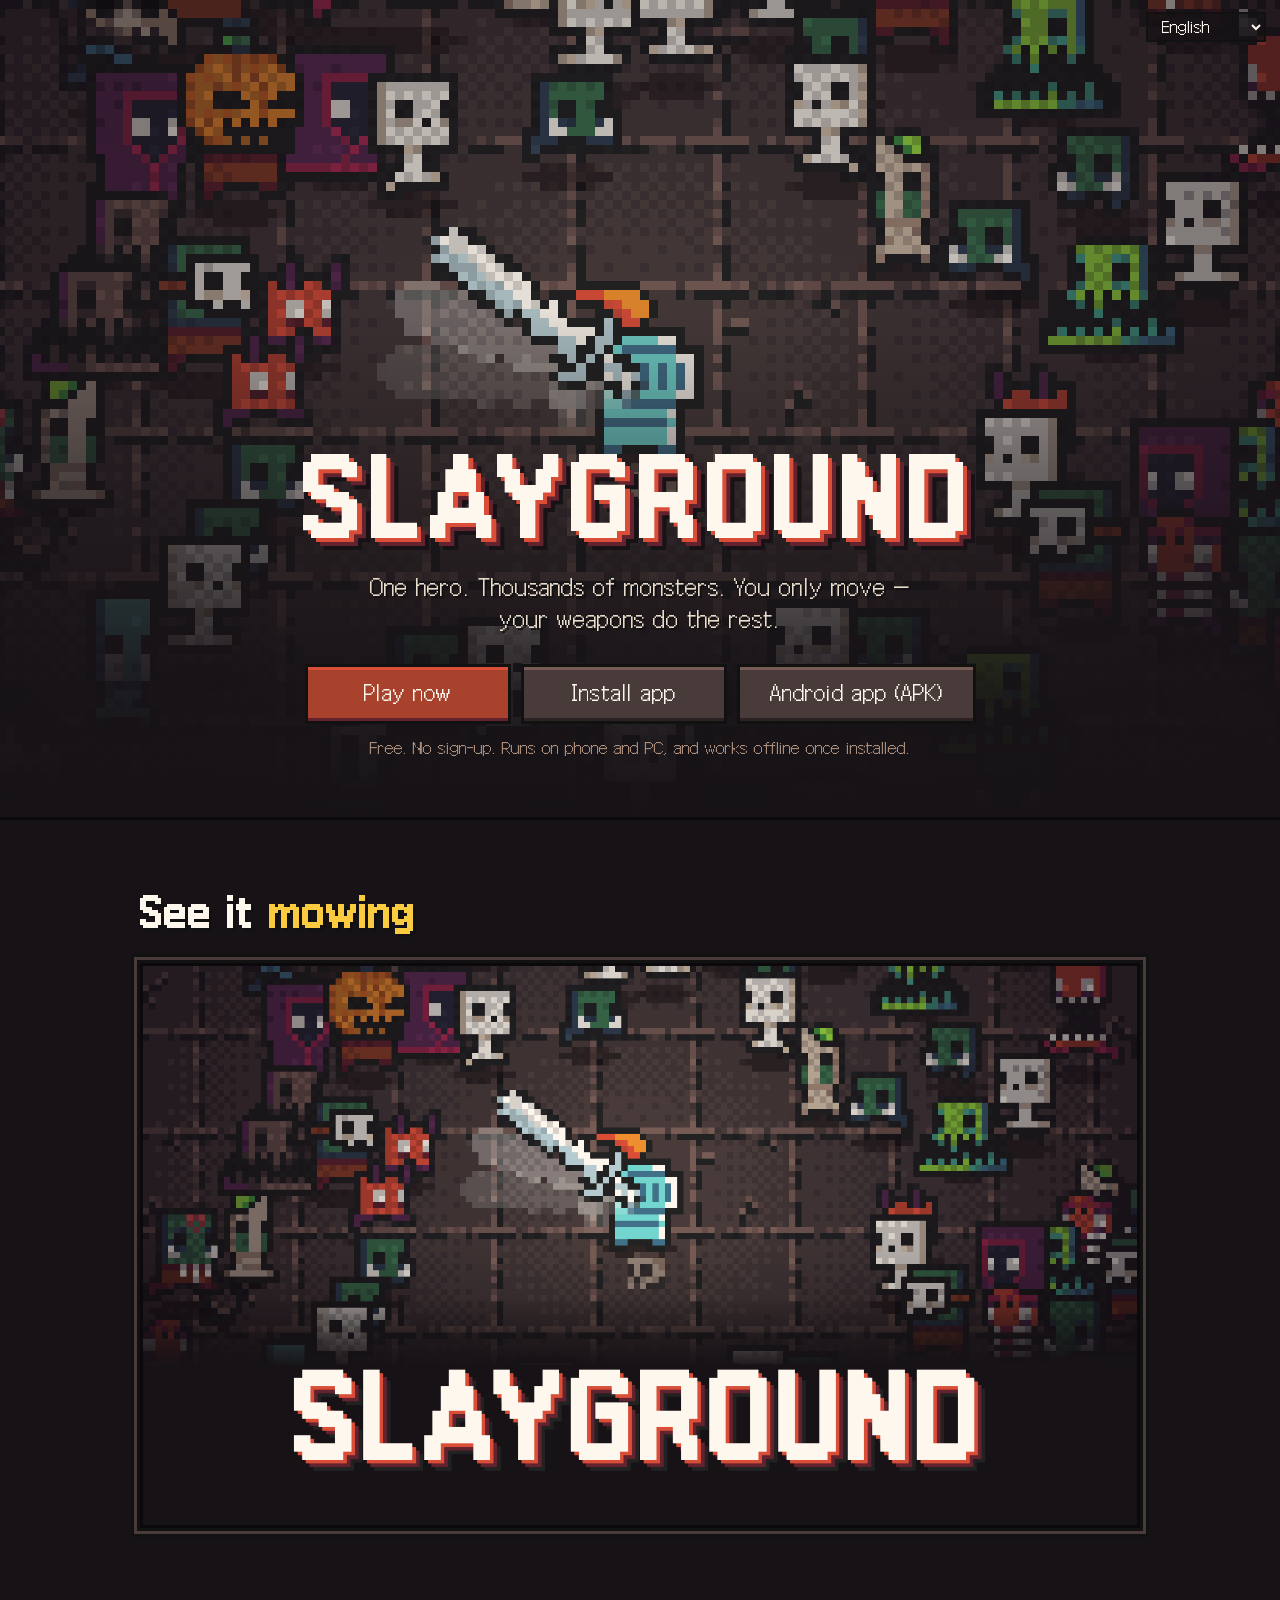
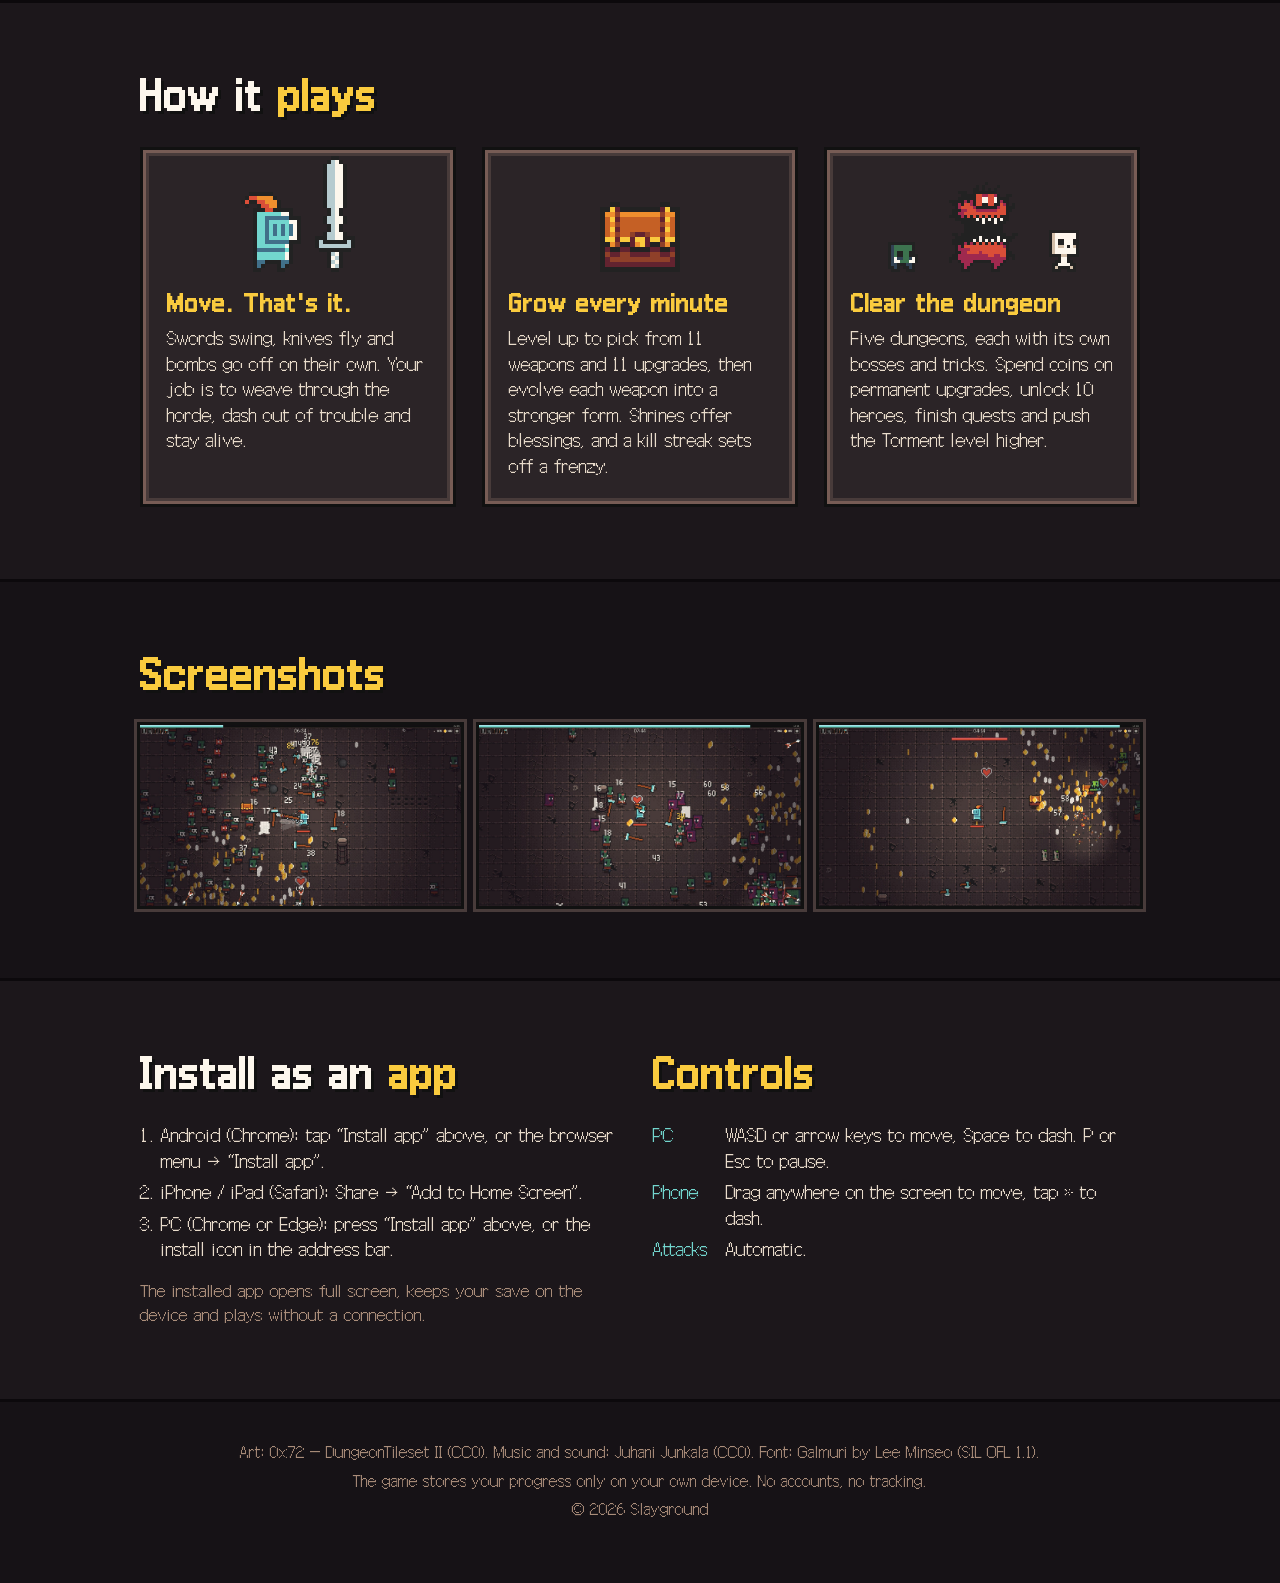
<file: index.html>
<!DOCTYPE html>
<html lang="en">
<head>
<meta charset="utf-8">
<meta name="viewport" content="width=device-width,initial-scale=1">
<title>Slayground — Free Pixel Horde Survival Game</title>
<meta name="description" content="Slayground is a free pixel-art horde survival roguelite. One hero, thousands of monsters, 11 weapons to evolve, 10 heroes and 5 dungeons. Play in your browser or install it as an app on phone and PC. 12 languages.">
<link rel="canonical" href="https://playslayground.github.io/">
<meta name="theme-color" content="#161216">
<link rel="icon" href="img/favicon.png">
<link rel="apple-touch-icon" href="img/icon-180.png">
<link rel="manifest" href="manifest.webmanifest">
<meta property="og:type" content="website">
<meta property="og:title" content="Slayground">
<meta property="og:description" content="One hero. Thousands of monsters. A free pixel-art horde survival game for browser, phone and PC.">
<meta property="og:image" content="https://playslayground.github.io/img/og.jpg">
<meta property="og:url" content="https://playslayground.github.io/">
<meta name="twitter:card" content="summary_large_image">
<script type="application/ld+json">
{"@context":"https://schema.org","@type":"VideoGame","name":"Slayground","url":"https://playslayground.github.io/","image":"https://playslayground.github.io/img/og.jpg","description":"A free pixel-art horde survival roguelite. One hero, thousands of monsters, 11 weapons to evolve, 10 heroes and 5 dungeons.","inLanguage":["en","ko","ja","es","pt","fr","de","it","ru","tr","pl","id"],"genre":["Action","Roguelite","Horde survival"],"gamePlatform":["Web browser","Android","iOS","Windows"],"applicationCategory":"Game","operatingSystem":"Any","playMode":"SinglePlayer","offers":{"@type":"Offer","price":"0","priceCurrency":"USD"}}
</script>
<style>
@font-face{font-family:'Galmuri11';src:url('play/assets/fonts/Galmuri11.woff2') format('woff2');font-display:swap}
@font-face{font-family:'Galmuri11';src:url('play/assets/fonts/Galmuri11-Bold.woff2') format('woff2');font-weight:700;font-display:swap}
:root{--ink:#fdf7ed;--dim:#aa8d7a;--bg:#161216;--panel:#2b2427;--brick:#483b3a;--mud:#775c55;--gold:#facb3e;--red:#da4e38;--teal:#72d6ce;--u:3px}
@media (max-width:720px){:root{--u:2px}}
*{box-sizing:border-box;margin:0;padding:0}
html{scroll-behavior:smooth}
body{background:var(--bg);color:var(--ink);font-family:'Galmuri11',ui-monospace,Menlo,Consolas,monospace;font-size:16px;line-height:1.7;-webkit-font-smoothing:none}
img,video{display:block;max-width:100%;height:auto}
.px{image-rendering:pixelated;image-rendering:crisp-edges}
a{color:var(--teal)}
.wrap{max-width:1040px;margin:0 auto;padding:0 20px}
/* hero */
.hero{position:relative;min-height:min(92vh,820px);display:flex;align-items:flex-end;overflow:hidden;border-bottom:var(--u) solid #0c090c}
.hero .bg{position:absolute;inset:0;width:100%;height:100%;max-width:none;object-fit:cover}
.hero::after{content:"";position:absolute;inset:0;background:linear-gradient(180deg,rgba(22,18,22,.15) 0%,rgba(22,18,22,.1) 38%,rgba(22,18,22,.9) 84%,#161216 100%)}
.hero .in{position:relative;z-index:1;width:100%;padding:0 20px 56px;text-align:center}
h1{font-weight:700;font-size:clamp(34px,8.4vw,92px);letter-spacing:.06em;line-height:1;color:var(--ink);text-shadow:.045em .045em 0 var(--red),.09em .09em 0 #62232f,.135em .135em 0 #161216}
.tag{margin:26px auto 30px;max-width:30em;color:#e9dccb;font-size:clamp(15px,2.1vw,19px);text-shadow:2px 2px 0 #111}
.btns{display:flex;gap:16px;justify-content:center;flex-wrap:wrap}
.btn{display:inline-block;font:inherit;font-size:18px;color:var(--ink);text-decoration:none;cursor:pointer;border:0;padding:12px 30px;background:var(--brick);box-shadow:inset 0 -3px 0 #2c2224,inset 0 3px 0 var(--mud),0 0 0 3px #111;min-width:200px}
.btn.big{background:#a8422c;box-shadow:inset 0 -3px 0 #62232f,inset 0 3px 0 var(--red),0 0 0 3px #111}
.btn:hover,.btn:focus-visible{filter:brightness(1.15);outline:0}
.btn:active{transform:translateY(2px)}
.note{margin-top:16px;color:var(--dim);font-size:14px}
/* sections */
section{padding:72px 0}
h2{font-weight:700;font-size:clamp(24px,4vw,36px);line-height:1.2;margin-bottom:28px;text-shadow:3px 3px 0 #111}
h2 b{color:var(--gold);font-weight:700}
.screen{background:#0c090c;padding:var(--u);box-shadow:0 0 0 var(--u) #111,0 0 0 calc(var(--u)*2) var(--brick),0 0 0 calc(var(--u)*3) #111}
.screen video{width:100%;height:auto}
.cards{display:grid;grid-template-columns:repeat(3,1fr);gap:26px;margin-top:8px}
@media (max-width:820px){.cards{grid-template-columns:1fr}}
.card{background:var(--panel);border:3px solid #111;box-shadow:inset 0 0 0 3px var(--mud),inset 0 0 0 6px var(--brick);padding:26px 24px 24px}
.card .ico{height:96px;display:flex;align-items:flex-end;justify-content:center;gap:10px;margin-bottom:14px}
.card h3{font-weight:700;font-size:21px;color:var(--gold);margin-bottom:6px}
.card p{color:#e9dccb;font-size:15px}
.shots{display:grid;grid-template-columns:repeat(3,1fr);gap:18px}
@media (max-width:820px){.shots{grid-template-columns:1fr}}
.shots img{width:100%;box-shadow:0 0 0 3px #111,0 0 0 6px var(--brick)}
.two{display:grid;grid-template-columns:1fr 1fr;gap:26px}
@media (max-width:820px){.two{grid-template-columns:1fr}}
dl{display:grid;grid-template-columns:auto 1fr;gap:6px 18px;font-size:15px}
dt{color:var(--teal);white-space:nowrap}
dd{color:#e9dccb}
ol{padding-left:1.4em;color:#e9dccb;font-size:15px}
ol li{margin-bottom:6px}
.alt{background:#1c171b;border-top:3px solid #0c090c;border-bottom:3px solid #0c090c}
footer{padding:40px 0 56px;color:var(--dim);font-size:13px;text-align:center}
footer p{margin-bottom:6px}
.lang{position:absolute;z-index:2;top:14px;right:16px;font:inherit;font-size:14px;color:var(--ink);background:rgba(22,18,22,.8);border:0;border-radius:0;box-shadow:0 0 0 2px #111;padding:4px 10px;cursor:pointer}
.lang option{background:#161216;color:#fdf7ed}
html:lang(ru) h2,html:lang(ru) h3,html:lang(ru) b,html:lang(ja) h2,html:lang(ja) h3,html:lang(ja) b,html:lang(tr) h2,html:lang(tr) h3,html:lang(tr) b,html:lang(pl) h2,html:lang(pl) h3,html:lang(pl) b{font-weight:400}
</style>
</head>
<body>
<header class="hero">
  <img class="bg px" src="img/hero.png" alt="" width="1920" height="1080">
  <select class="lang" id="lang" aria-label="Language"></select>
  <div class="in">
    <h1>SLAYGROUND</h1>
    <p class="tag" data-t="tag">One hero. Thousands of monsters. You only move — your weapons do the rest.</p>
    <div class="btns">
      <a class="btn big" href="play/" data-t="play">Play now</a>
      <button class="btn" id="install" type="button" data-t="install">Install app</button>
      <a class="btn" id="apk" href="download/Slayground.apk" download data-t="apk">Android app (APK)</a>
    </div>
    <p class="note" data-t="note">Free. No sign-up. Runs on phone and PC, and works offline once installed.</p>
  </div>
</header>

<main>
<section>
  <div class="wrap">
    <h2 data-t="h_video">See it <b>mowing</b></h2>
    <div class="screen"><video src="img/gameplay.mp4" poster="img/cover.png" autoplay muted loop playsinline preload="metadata" width="1920" height="1080"></video></div>
  </div>
</section>

<section class="alt">
  <div class="wrap">
    <h2 data-t="h_how">How it <b>plays</b></h2>
    <div class="cards">
      <div class="card">
        <div class="ico"><img class="px" src="img/s-knight.png" width="64" height="112" alt=""><img class="px" src="img/s-sword.png" width="40" height="116" alt=""></div>
        <h3 data-t="c1h">Move. That's it.</h3>
        <p data-t="c1p">Swords swing, knives fly and bombs go off on their own. Your job is to weave through the horde, dash out of trouble and stay alive.</p>
      </div>
      <div class="card">
        <div class="ico"><img class="px" src="img/s-chest.png" width="80" height="80" alt=""></div>
        <h3 data-t="c2h">Grow every minute</h3>
        <p data-t="c2p">Level up to pick from 11 weapons and 11 upgrades, then evolve each weapon into a stronger form. Shrines offer blessings, and a kill streak sets off a frenzy.</p>
      </div>
      <div class="card">
        <div class="ico"><img class="px" src="img/s-goblin.png" width="48" height="48" alt=""><img class="px" src="img/s-demon.png" width="96" height="108" alt=""><img class="px" src="img/s-skelet.png" width="48" height="48" alt=""></div>
        <h3 data-t="c3h">Clear the dungeon</h3>
        <p data-t="c3p">Five dungeons, each with its own bosses and tricks. Spend coins on permanent upgrades, unlock 10 heroes, finish quests and push the Torment level higher.</p>
      </div>
    </div>
  </div>
</section>

<section>
  <div class="wrap">
    <h2 data-t="h_shots"><b>Screenshots</b></h2>
    <div class="shots">
      <img src="img/shot-1.jpg" width="1920" height="1080" alt="Slayground gameplay: a knight surrounded by a swarm of orcs">
      <img src="img/shot-2.jpg" width="1920" height="1080" alt="Slayground gameplay: hammers and axes spinning around the hero">
      <img src="img/shot-3.jpg" width="1920" height="1080" alt="Slayground gameplay: boss fight with coins scattered on the floor">
    </div>
  </div>
</section>

<section class="alt" id="get">
  <div class="wrap two">
    <div>
      <h2 data-t="h_install">Install as an <b>app</b></h2>
      <ol>
        <li data-t="i1">Android (Chrome): tap “Install app” above, or the browser menu → “Install app”.</li>
        <li data-t="i2">iPhone / iPad (Safari): Share → “Add to Home Screen”.</li>
        <li data-t="i3">PC (Chrome or Edge): press “Install app” above, or the install icon in the address bar.</li>
      </ol>
      <p class="note" data-t="i4">The installed app opens full screen, keeps your save on the device and plays without a connection.</p>
    </div>
    <div>
      <h2 data-t="h_ctrl"><b>Controls</b></h2>
      <dl>
        <dt data-t="k1">PC</dt><dd data-t="v1">WASD or arrow keys to move, Space to dash. P or Esc to pause.</dd>
        <dt data-t="k2">Phone</dt><dd data-t="v2">Drag anywhere on the screen to move, tap » to dash.</dd>
        <dt data-t="k3">Attacks</dt><dd data-t="v3">Automatic.</dd>
      </dl>
    </div>
  </div>
</section>
</main>

<footer>
  <div class="wrap">
    <p data-t="f1">Art: 0x72 — DungeonTileset II (CC0). Music and sound: Juhani Junkala (CC0). Font: Galmuri by Lee Minseo (SIL OFL 1.1).</p>
    <p data-t="f2">The game stores your progress only on your own device. No accounts, no tracking.</p>
    <p>© 2026 Slayground</p>
  </div>
</footer>

<script>
(function(){
  var TR={"ko": {"_n": "한국어", "tag": "영웅 하나, 몬스터 수천 마리. 당신은 움직이기만 하면 됩니다. 공격은 무기가 알아서 합니다.", "play": "지금 플레이", "install": "앱 설치", "note": "무료. 가입 없음. 폰과 PC에서 되고, 설치하면 인터넷 없이도 됩니다.", "h_video": "이렇게 <b>쓸어버립니다</b>", "h_how": "게임 <b>방식</b>", "c1h": "움직이기만 하세요", "c1p": "검은 알아서 휘둘러지고, 단검은 날아가고, 폭탄은 터집니다. 몬스터 떼 사이를 빠져나가고, 위험하면 대시로 벗어나 살아남으세요.", "c2h": "매 분 강해집니다", "c2p": "레벨이 오르면 무기 11종과 강화 11종 중에서 고르고, 무기를 더 강한 형태로 진화시킵니다. 제단은 축복을 주고, 연속 처치는 광란을 부릅니다.", "c3h": "던전을 깨세요", "c3p": "던전은 다섯, 저마다 보스와 함정이 다릅니다. 코인으로 영구 강화를 사고, 영웅 10명을 해금하고, 퀘스트를 끝내고, 고난 단계를 올려 보세요.", "h_shots": "<b>스크린샷</b>", "h_install": "<b>앱</b>으로 설치", "i1": "안드로이드(크롬): 위의 “앱 설치”를 누르거나, 브라우저 메뉴 → “앱 설치”.", "i2": "아이폰·아이패드(사파리): 공유 → “홈 화면에 추가”.", "i3": "PC(크롬·엣지): 위의 “앱 설치”를 누르거나, 주소창의 설치 아이콘.", "i4": "설치한 앱은 전체 화면으로 열리고, 저장은 기기에 남으며, 인터넷 없이도 됩니다.", "h_ctrl": "<b>조작법</b>", "k1": "PC", "v1": "WASD 또는 방향키로 이동, 스페이스로 대시. P 또는 Esc로 일시정지.", "k2": "폰", "v2": "화면 아무 곳이나 드래그해서 이동, »를 눌러 대시.", "k3": "공격", "v3": "자동.", "f2": "진행 상황은 이 기기에만 저장됩니다. 계정도, 추적도 없습니다."}, "ja": {"_n": "日本語", "tag": "英雄はひとり、モンスターは数千。あなたは動くだけ。攻撃は武器が勝手にやってくれます。", "play": "今すぐプレイ", "install": "アプリをインストール", "note": "無料。登録不要。スマホでもPCでも動き、インストールすればオフラインでも遊べます。", "h_video": "こうやって<b>なぎ払う</b>", "h_how": "<b>遊び方</b>", "c1h": "動くだけ", "c1p": "剣は勝手に振られ、ナイフは飛び、爆弾は爆発します。群れの間をすり抜け、危ないときはダッシュで逃げて生き残りましょう。", "c2h": "毎分強くなる", "c2p": "レベルが上がるたびに11種類の武器と11種類の強化から選び、武器をより強い姿に進化させます。祭壇は祝福をくれ、連続撃破は狂乱を呼びます。", "c3h": "ダンジョンを制覇", "c3p": "ダンジョンは5つ、それぞれボスも仕掛けも違います。コインで永続強化を買い、10人の英雄を解放し、クエストをこなし、苦難の段階を上げましょう。", "h_shots": "<b>スクリーンショット</b>", "h_install": "<b>アプリ</b>として入れる", "i1": "Android（Chrome）: 上の「アプリをインストール」、またはブラウザのメニュー →「アプリをインストール」。", "i2": "iPhone / iPad（Safari）: 共有 →「ホーム画面に追加」。", "i3": "PC（Chrome / Edge）: 上の「アプリをインストール」、またはアドレスバーのインストールアイコン。", "i4": "インストールしたアプリは全画面で開き、セーブは端末に残り、オフラインでも遊べます。", "h_ctrl": "<b>操作</b>", "k1": "PC", "v1": "WASDか矢印キーで移動、スペースでダッシュ。PかEscでポーズ。", "k2": "スマホ", "v2": "画面のどこでもドラッグして移動、»でダッシュ。", "k3": "攻撃", "v3": "自動。", "f2": "進行状況はこの端末にだけ保存されます。アカウントも追跡もありません。"}, "es": {"_n": "Español", "tag": "Un héroe. Miles de monstruos. Tú solo te mueves: tus armas hacen el resto.", "play": "Jugar ahora", "install": "Instalar app", "note": "Gratis. Sin registro. Funciona en móvil y PC, y sin conexión una vez instalado.", "h_video": "Así se <b>siega</b>", "h_how": "Cómo se <b>juega</b>", "c1h": "Muévete. Nada más.", "c1p": "Las espadas cortan, los cuchillos vuelan y las bombas estallan solas. Lo tuyo es colarte entre la horda, esquivar el peligro y seguir vivo.", "c2h": "Más fuerte cada minuto", "c2p": "Al subir de nivel eliges entre 11 armas y 11 mejoras, y luego evolucionas cada arma a una forma más fuerte. Los santuarios dan bendiciones y una racha de bajas desata el frenesí.", "c3h": "Limpia la mazmorra", "c3p": "Cinco mazmorras, cada una con sus jefes y sus trampas. Gasta monedas en mejoras permanentes, desbloquea 10 héroes, cumple misiones y sube el nivel de Tormento.", "h_shots": "<b>Capturas</b>", "h_install": "Instálalo como <b>app</b>", "i1": "Android (Chrome): toca «Instalar app» arriba, o el menú del navegador → «Instalar app».", "i2": "iPhone / iPad (Safari): Compartir → «Añadir a pantalla de inicio».", "i3": "PC (Chrome o Edge): pulsa «Instalar app» arriba, o el icono de instalar de la barra de direcciones.", "i4": "La app instalada se abre a pantalla completa, guarda la partida en el dispositivo y funciona sin conexión.", "h_ctrl": "<b>Controles</b>", "k1": "PC", "v1": "WASD o flechas para moverte, Espacio para esquivar. P o Esc para pausar.", "k2": "Móvil", "v2": "Arrastra en cualquier parte para moverte, toca » para esquivar.", "k3": "Ataques", "v3": "Automáticos.", "f2": "El juego guarda tu progreso solo en tu dispositivo. Sin cuentas ni rastreo."}, "pt": {"_n": "Português", "tag": "Um herói. Milhares de monstros. Você só se move — as armas fazem o resto.", "play": "Jogar agora", "install": "Instalar app", "note": "Grátis. Sem cadastro. Roda no celular e no PC, e funciona offline depois de instalado.", "h_video": "Veja a <b>ceifa</b>", "h_how": "Como se <b>joga</b>", "c1h": "Mova-se. Só isso.", "c1p": "Espadas cortam, facas voam e bombas explodem sozinhas. Seu trabalho é costurar pela horda, esquivar do perigo e continuar vivo.", "c2h": "Mais forte a cada minuto", "c2p": "Ao subir de nível você escolhe entre 11 armas e 11 melhorias, e depois evolui cada arma para uma forma mais forte. Santuários dão bênçãos, e uma sequência de abates dispara o frenesi.", "c3h": "Limpe a masmorra", "c3p": "Cinco masmorras, cada uma com seus chefes e truques. Gaste moedas em melhorias permanentes, libere 10 heróis, conclua missões e suba o nível de Tormento.", "h_shots": "<b>Capturas de tela</b>", "h_install": "Instale como <b>app</b>", "i1": "Android (Chrome): toque em “Instalar app” acima, ou no menu do navegador → “Instalar app”.", "i2": "iPhone / iPad (Safari): Compartilhar → “Adicionar à Tela de Início”.", "i3": "PC (Chrome ou Edge): clique em “Instalar app” acima, ou no ícone de instalação na barra de endereço.", "i4": "O app instalado abre em tela cheia, guarda o progresso no aparelho e funciona sem conexão.", "h_ctrl": "<b>Controles</b>", "k1": "PC", "v1": "WASD ou setas para mover, Espaço para esquivar. P ou Esc para pausar.", "k2": "Celular", "v2": "Arraste em qualquer lugar para mover, toque em » para esquivar.", "k3": "Ataques", "v3": "Automáticos.", "f2": "O jogo guarda seu progresso apenas no seu aparelho. Sem contas, sem rastreamento."}, "fr": {"_n": "Français", "tag": "Un héros. Des milliers de monstres. Vous ne faites que bouger : vos armes font le reste.", "play": "Jouer", "install": "Installer l'appli", "note": "Gratuit. Sans inscription. Fonctionne sur mobile et PC, et hors ligne une fois installé.", "h_video": "Le <b>fauchage</b> en action", "h_how": "Comment on <b>joue</b>", "c1h": "Bougez. C'est tout.", "c1p": "Les épées frappent, les couteaux volent et les bombes explosent toutes seules. À vous de vous faufiler dans la horde, d'esquiver le danger et de rester en vie.", "c2h": "Plus fort chaque minute", "c2p": "À chaque niveau, choisissez parmi 11 armes et 11 améliorations, puis faites évoluer chaque arme. Les autels offrent des bénédictions, et une série de victimes déclenche la frénésie.", "c3h": "Nettoyez le donjon", "c3p": "Cinq donjons, chacun avec ses boss et ses pièges. Dépensez vos pièces en améliorations permanentes, débloquez 10 héros, terminez les quêtes et montez le niveau de Tourment.", "h_shots": "<b>Captures d'écran</b>", "h_install": "Installez-le comme une <b>appli</b>", "i1": "Android (Chrome) : touchez « Installer l'appli » ci-dessus, ou le menu du navigateur → « Installer l'application ».", "i2": "iPhone / iPad (Safari) : Partager → « Sur l'écran d'accueil ».", "i3": "PC (Chrome ou Edge) : cliquez sur « Installer l'appli » ci-dessus, ou sur l'icône d'installation de la barre d'adresse.", "i4": "L'appli installée s'ouvre en plein écran, garde la sauvegarde sur l'appareil et fonctionne hors ligne.", "h_ctrl": "<b>Commandes</b>", "k1": "PC", "v1": "ZQSD ou flèches pour bouger, Espace pour esquiver. P ou Échap pour la pause.", "k2": "Mobile", "v2": "Glissez n'importe où pour bouger, touchez » pour esquiver.", "k3": "Attaques", "v3": "Automatiques.", "f2": "Le jeu enregistre votre progression uniquement sur votre appareil. Ni compte, ni pistage."}, "de": {"_n": "Deutsch", "tag": "Ein Held. Tausende Monster. Du bewegst dich nur — den Rest erledigen deine Waffen.", "play": "Jetzt spielen", "install": "App installieren", "note": "Kostenlos. Ohne Anmeldung. Läuft auf Handy und PC und nach der Installation auch offline.", "h_video": "So wird <b>gemäht</b>", "h_how": "So wird <b>gespielt</b>", "c1h": "Beweg dich. Mehr nicht.", "c1p": "Schwerter schlagen, Messer fliegen und Bomben gehen von selbst hoch. Deine Aufgabe: durch die Horde schlängeln, der Gefahr ausweichen und am Leben bleiben.", "c2h": "Jede Minute stärker", "c2p": "Beim Stufenaufstieg wählst du aus 11 Waffen und 11 Verbesserungen und entwickelst jede Waffe zu einer stärkeren Form. Schreine schenken Segen, und eine Serie von Kills löst die Raserei aus.", "c3h": "Räum das Verlies", "c3p": "Fünf Verliese, jedes mit eigenen Bossen und Tücken. Gib Münzen für dauerhafte Verbesserungen aus, schalte 10 Helden frei, erledige Aufgaben und treibe die Qual-Stufe nach oben.", "h_shots": "<b>Screenshots</b>", "h_install": "Als <b>App</b> installieren", "i1": "Android (Chrome): oben auf „App installieren“ tippen oder im Browsermenü → „App installieren“.", "i2": "iPhone / iPad (Safari): Teilen → „Zum Home-Bildschirm“.", "i3": "PC (Chrome oder Edge): oben auf „App installieren“ klicken oder auf das Installationssymbol in der Adressleiste.", "i4": "Die installierte App öffnet sich im Vollbild, speichert auf dem Gerät und läuft ohne Verbindung.", "h_ctrl": "<b>Steuerung</b>", "k1": "PC", "v1": "WASD oder Pfeiltasten zum Bewegen, Leertaste zum Ausweichen. P oder Esc für Pause.", "k2": "Handy", "v2": "Irgendwo ziehen zum Bewegen, » tippen zum Ausweichen.", "k3": "Angriffe", "v3": "Automatisch.", "f2": "Das Spiel speichert deinen Fortschritt nur auf deinem Gerät. Keine Konten, kein Tracking."}, "it": {"_n": "Italiano", "tag": "Un eroe. Migliaia di mostri. Tu ti muovi soltanto: al resto pensano le armi.", "play": "Gioca ora", "install": "Installa l'app", "note": "Gratis. Senza registrazione. Funziona su telefono e PC, e offline una volta installato.", "h_video": "Guarda come si <b>falcia</b>", "h_how": "Come si <b>gioca</b>", "c1h": "Muoviti. Tutto qui.", "c1p": "Le spade colpiscono, i coltelli volano e le bombe esplodono da sole. A te resta infilarti nell'orda, schivare il pericolo e restare vivo.", "c2h": "Più forte ogni minuto", "c2p": "A ogni livello scegli tra 11 armi e 11 potenziamenti, poi evolvi ogni arma in una forma più forte. I santuari danno benedizioni e una serie di uccisioni scatena la frenesia.", "c3h": "Ripulisci il dungeon", "c3p": "Cinque dungeon, ognuno con i suoi boss e i suoi tranelli. Spendi monete in potenziamenti permanenti, sblocca 10 eroi, completa le missioni e alza il livello di Tormento.", "h_shots": "<b>Schermate</b>", "h_install": "Installalo come <b>app</b>", "i1": "Android (Chrome): tocca «Installa l'app» qui sopra, oppure il menu del browser → «Installa app».", "i2": "iPhone / iPad (Safari): Condividi → «Aggiungi alla schermata Home».", "i3": "PC (Chrome o Edge): premi «Installa l'app» qui sopra, oppure l'icona di installazione nella barra degli indirizzi.", "i4": "L'app installata si apre a schermo intero, salva sul dispositivo e funziona senza connessione.", "h_ctrl": "<b>Comandi</b>", "k1": "PC", "v1": "WASD o frecce per muoverti, Spazio per scattare. P o Esc per la pausa.", "k2": "Telefono", "v2": "Trascina ovunque per muoverti, tocca » per scattare.", "k3": "Attacchi", "v3": "Automatici.", "f2": "Il gioco salva i progressi solo sul tuo dispositivo. Niente account, niente tracciamento."}, "ru": {"_n": "Русский", "tag": "Один герой. Тысячи монстров. Вы только двигаетесь — остальное делает оружие.", "play": "Играть", "install": "Установить приложение", "note": "Бесплатно. Без регистрации. Работает на телефоне и ПК, а после установки — и без интернета.", "h_video": "Вот так тут <b>косят</b>", "h_how": "Как в это <b>играть</b>", "c1h": "Двигайтесь. И всё.", "c1p": "Мечи рубят, ножи летят, бомбы взрываются сами. Ваше дело — лавировать в толпе, уходить рывком от опасности и оставаться в живых.", "c2h": "Сильнее с каждой минутой", "c2p": "С каждым уровнем выбирайте из 11 видов оружия и 11 улучшений, а затем превращайте оружие в более сильную форму. Алтари дают благословения, а серия убийств вызывает неистовство.", "c3h": "Зачистите подземелье", "c3p": "Пять подземелий, в каждом свои боссы и ловушки. Тратьте монеты на постоянные улучшения, откройте 10 героев, выполняйте задания и поднимайте уровень Мучения.", "h_shots": "<b>Скриншоты</b>", "h_install": "Установите как <b>приложение</b>", "i1": "Android (Chrome): нажмите «Установить приложение» выше или меню браузера → «Установить приложение».", "i2": "iPhone / iPad (Safari): «Поделиться» → «На экран „Домой“».", "i3": "ПК (Chrome или Edge): нажмите «Установить приложение» выше или значок установки в адресной строке.", "i4": "Установленное приложение открывается на весь экран, хранит сохранение на устройстве и работает без сети.", "h_ctrl": "<b>Управление</b>", "k1": "ПК", "v1": "WASD или стрелки — движение, пробел — рывок. P или Esc — пауза.", "k2": "Телефон", "v2": "Ведите пальцем по экрану, чтобы идти, нажмите » для рывка.", "k3": "Атаки", "v3": "Автоматические.", "f2": "Игра хранит прогресс только на вашем устройстве. Ни аккаунтов, ни слежки."}, "tr": {"_n": "Türkçe", "tag": "Tek kahraman. Binlerce canavar. Sen yalnızca hareket et — gerisini silahların halleder.", "play": "Hemen oyna", "install": "Uygulamayı yükle", "note": "Ücretsiz. Kayıt yok. Telefonda ve bilgisayarda çalışır, yüklendikten sonra internetsiz de oynanır.", "h_video": "İşte böyle <b>biçilir</b>", "h_how": "Nasıl <b>oynanır</b>", "c1h": "Hareket et. O kadar.", "c1p": "Kılıçlar savrulur, bıçaklar uçar, bombalar kendiliğinden patlar. Senin işin sürünün arasından sıyrılmak, tehlikeden atılarak kaçmak ve hayatta kalmak.", "c2h": "Her dakika daha güçlü", "c2p": "Seviye atladıkça 11 silah ve 11 geliştirme arasından seç, sonra her silahı daha güçlü haline evrimleştir. Sunaklar bereket verir, öldürme serisi çılgınlığı başlatır.", "c3h": "Zindanı temizle", "c3p": "Beş zindan, her birinin kendi patronları ve tuzakları var. Altınlarını kalıcı geliştirmelere harca, 10 kahramanı aç, görevleri bitir ve Azap seviyesini yükselt.", "h_shots": "<b>Ekran görüntüleri</b>", "h_install": "<b>Uygulama</b> olarak yükle", "i1": "Android (Chrome): yukarıdaki “Uygulamayı yükle”ye dokun ya da tarayıcı menüsü → “Uygulamayı yükle”.", "i2": "iPhone / iPad (Safari): Paylaş → “Ana Ekrana Ekle”.", "i3": "Bilgisayar (Chrome ya da Edge): yukarıdaki “Uygulamayı yükle”ye ya da adres çubuğundaki yükleme simgesine tıkla.", "i4": "Yüklenen uygulama tam ekran açılır, kaydı cihazda tutar ve bağlantı olmadan çalışır.", "h_ctrl": "<b>Kontroller</b>", "k1": "PC", "v1": "Hareket için WASD ya da ok tuşları, atılmak için Boşluk. Duraklatmak için P ya da Esc.", "k2": "Telefon", "v2": "Hareket için ekranda herhangi bir yeri sürükle, atılmak için » tuşuna dokun.", "k3": "Saldırılar", "v3": "Otomatik.", "f2": "Oyun ilerlemeni yalnızca kendi cihazında saklar. Hesap yok, takip yok."}, "pl": {"_n": "Polski", "tag": "Jeden bohater. Tysiące potworów. Ty się tylko ruszasz — resztę robi broń.", "play": "Graj teraz", "install": "Zainstaluj aplikację", "note": "Za darmo. Bez rejestracji. Działa na telefonie i komputerze, a po instalacji także bez internetu.", "h_video": "Tak się tu <b>kosi</b>", "h_how": "Jak się w to <b>gra</b>", "c1h": "Ruszaj się. To wszystko.", "c1p": "Miecze tną, noże lecą, a bomby wybuchają same. Twoje zadanie: lawirować w hordzie, zrywem uciekać z opresji i przeżyć.", "c2h": "Z każdą minutą silniej", "c2p": "Z każdym poziomem wybierasz spośród 11 broni i 11 ulepszeń, a potem zmieniasz broń w silniejszą formę. Kapliczki dają błogosławieństwa, a seria zabójstw wywołuje szał.", "c3h": "Wyczyść loch", "c3p": "Pięć lochów, każdy z własnymi bossami i pułapkami. Wydawaj monety na trwałe ulepszenia, odblokuj 10 bohaterów, wykonuj zadania i podnoś poziom Udręki.", "h_shots": "<b>Zrzuty ekranu</b>", "h_install": "Zainstaluj jako <b>aplikację</b>", "i1": "Android (Chrome): dotknij „Zainstaluj aplikację” powyżej albo menu przeglądarki → „Zainstaluj aplikację”.", "i2": "iPhone / iPad (Safari): Udostępnij → „Do ekranu początkowego”.", "i3": "Komputer (Chrome lub Edge): kliknij „Zainstaluj aplikację” powyżej albo ikonę instalacji w pasku adresu.", "i4": "Zainstalowana aplikacja otwiera się na pełnym ekranie, trzyma zapis na urządzeniu i działa bez sieci.", "h_ctrl": "<b>Sterowanie</b>", "k1": "PC", "v1": "WASD lub strzałki — ruch, spacja — zryw. P lub Esc — pauza.", "k2": "Telefon", "v2": "Przeciągnij w dowolnym miejscu, aby się ruszać, dotknij », aby zrobić zryw.", "k3": "Ataki", "v3": "Automatyczne.", "f2": "Gra zapisuje postępy tylko na twoim urządzeniu. Bez kont i bez śledzenia."}, "id": {"_n": "Indonesia", "tag": "Satu pahlawan. Ribuan monster. Kamu cukup bergerak — sisanya urusan senjatamu.", "play": "Main sekarang", "install": "Pasang aplikasi", "note": "Gratis. Tanpa daftar. Jalan di ponsel dan PC, dan bisa dimainkan tanpa internet setelah dipasang.", "h_video": "Begini cara <b>membabat</b>", "h_how": "Cara <b>bermain</b>", "c1h": "Bergerak. Itu saja.", "c1p": "Pedang menebas, pisau melesat, dan bom meledak dengan sendirinya. Tugasmu menyelinap di antara gerombolan, melesat keluar dari bahaya, dan tetap hidup.", "c2h": "Makin kuat tiap menit", "c2p": "Tiap naik level, pilih dari 11 senjata dan 11 peningkatan, lalu evolusikan tiap senjata ke bentuk yang lebih kuat. Altar memberi berkah, dan rentetan kill memicu amukan.", "c3h": "Bersihkan dungeon", "c3p": "Lima dungeon, masing-masing dengan bos dan jebakannya sendiri. Pakai koin untuk peningkatan permanen, buka 10 pahlawan, selesaikan misi, dan naikkan tingkat Siksaan.", "h_shots": "<b>Tangkapan layar</b>", "h_install": "Pasang sebagai <b>aplikasi</b>", "i1": "Android (Chrome): ketuk “Pasang aplikasi” di atas, atau menu browser → “Instal aplikasi”.", "i2": "iPhone / iPad (Safari): Bagikan → “Tambah ke Layar Utama”.", "i3": "PC (Chrome atau Edge): klik “Pasang aplikasi” di atas, atau ikon pasang di bilah alamat.", "i4": "Aplikasi yang terpasang terbuka layar penuh, menyimpan progres di perangkat, dan jalan tanpa koneksi.", "h_ctrl": "<b>Kontrol</b>", "k1": "PC", "v1": "WASD atau panah untuk bergerak, Spasi untuk melesat. P atau Esc untuk jeda.", "k2": "Ponsel", "v2": "Seret di mana saja untuk bergerak, ketuk » untuk melesat.", "k3": "Serangan", "v3": "Otomatis.", "f2": "Game ini menyimpan progresmu hanya di perangkatmu. Tanpa akun, tanpa pelacakan."}};
  (function(){var AP={"ko": "안드로이드 앱(APK)", "ja": "Androidアプリ（APK）", "es": "App Android (APK)", "pt": "App Android (APK)", "fr": "Appli Android (APK)", "de": "Android-App (APK)", "it": "App Android (APK)", "ru": "Приложение Android (APK)", "tr": "Android uygulaması (APK)", "pl": "Aplikacja Android (APK)", "id": "Aplikasi Android (APK)"};for(var l in AP)if(TR[l])TR[l].apk=AP[l];})();
  var EN={_n:'English'},els=document.querySelectorAll('[data-t]'),sel=document.getElementById('lang');
  els.forEach(function(e){EN[e.dataset.t]=e.innerHTML;}); TR.en=EN;
  ['en','ko','ja','es','pt','fr','de','it','ru','tr','pl','id'].forEach(function(k){var o=document.createElement('option');o.value=k;o.textContent=TR[k]._n;sel.appendChild(o);});
  function set(l){if(!TR[l])l='en';document.documentElement.lang=l;els.forEach(function(e){var v=TR[l][e.dataset.t];e.innerHTML=v!=null?v:EN[e.dataset.t];});sel.value=l;try{localStorage.setItem('dm.site.lang',l);}catch(e){}}
  var saved=null;try{saved=localStorage.getItem('dm.site.lang');}catch(e){}
  if(!saved){var ls=navigator.languages||[navigator.language||'en'];for(var i=0;i<ls.length;i++){var k=String(ls[i]).toLowerCase().slice(0,2);if(TR[k]){saved=k;break;}}}
  if(saved&&saved!=='en')set(saved);
  sel.onchange=function(){set(sel.value);};
  // install
  var deferred=null,ib=document.getElementById('install');
  addEventListener('beforeinstallprompt',function(e){e.preventDefault();deferred=e;});
  ib.onclick=function(){ if(deferred){deferred.prompt();deferred.userChoice.finally(function(){deferred=null;});} else {document.getElementById('get').scrollIntoView();} };
  addEventListener('appinstalled',function(){ib.style.display='none';});
  if('serviceWorker' in navigator)addEventListener('load',function(){navigator.serviceWorker.register('sw.js').catch(function(){});});
})();
</script>
</body>
</html>
</file>
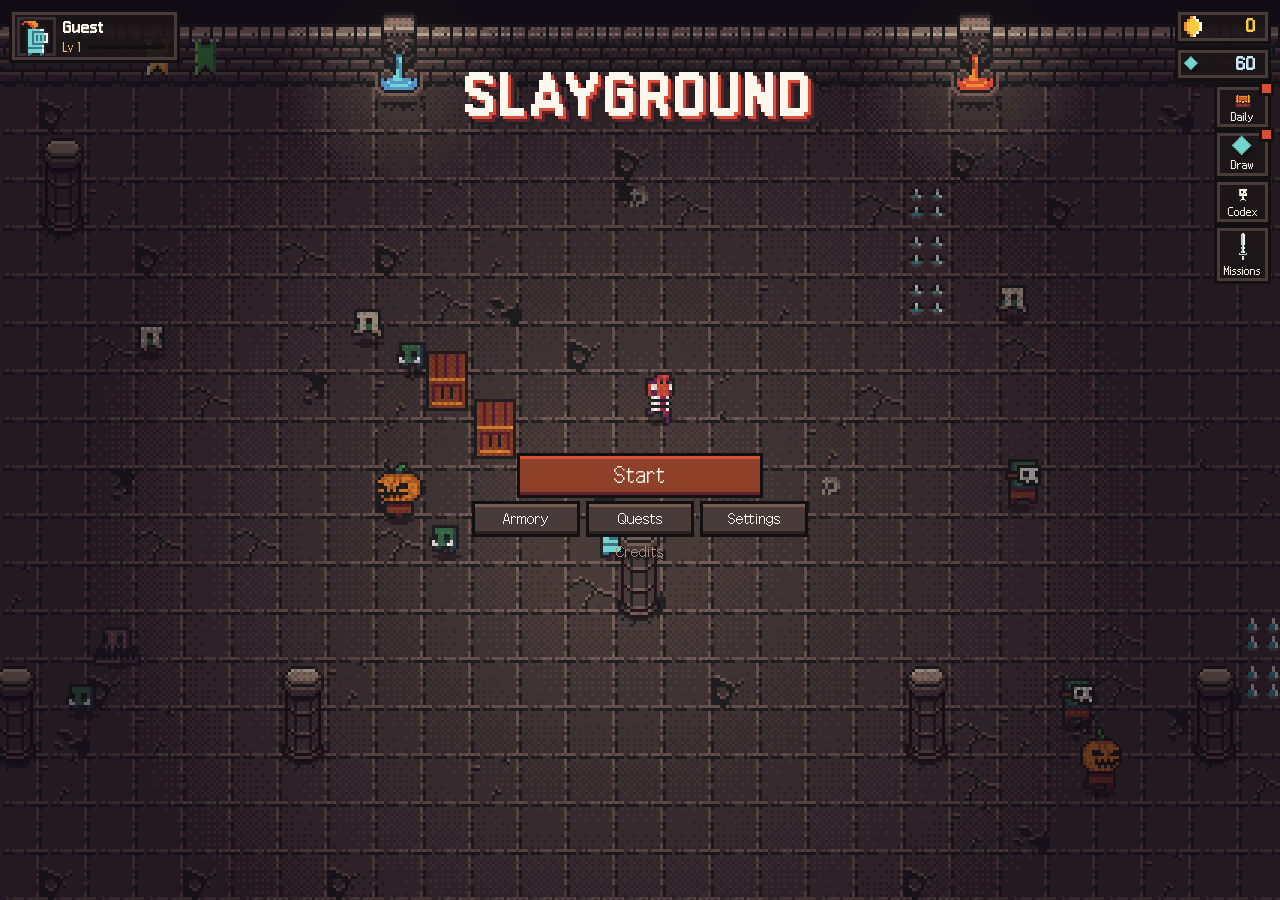
<file: play/index.html>
<!DOCTYPE html>
<html lang="en">
<head>
<meta charset="utf-8">
<meta name="viewport" content="width=device-width,initial-scale=1,maximum-scale=1,user-scalable=no">
<meta name="theme-color" content="#161216">
<title>Slayground — Play</title>
<meta name="description" content="Play Slayground in your browser. Pixel-art horde survival: one hero, thousands of monsters.">
<link rel="canonical" href="https://playslayground.github.io/play/">
<link rel="manifest" href="../manifest.webmanifest">
<link rel="apple-touch-icon" href="../img/icon-180.png">
<meta name="apple-mobile-web-app-capable" content="yes">
<meta name="mobile-web-app-capable" content="yes">
<meta name="apple-mobile-web-app-status-bar-style" content="black">
<link rel="icon" href="assets/icon.png">
<link rel="stylesheet" href="style.css">
</head>
<body>
<canvas id="c"></canvas>

<div id="ui">
  <!-- loading -->
  <section class="screen show" id="sLoad"><div class="loadbar"><i id="loadFill"></i></div></section>

  <!-- HUD -->
  <div id="hud">
    <div id="xpbar"><i id="xpfill"></i><span id="lvl">LV 1</span></div>
    <div id="fzbar"><i id="fzfill"></i></div>
    <div id="hudTop">
      <div class="hudL">
        <div id="inv"></div>
        <div id="party"></div>
      </div>
      <div class="hudC"><div id="timer">00:00</div><div id="bossbar"><span id="bossName"></span><div><i id="bossFill"></i></div></div></div>
      <div class="hudR">
        <div class="stat"><span class="ico" data-icon="skull"></span><b id="kills">0</b></div>
        <div class="stat"><span class="ico" data-icon="coin_anim_f0"></span><b id="gold">0</b></div>
        <button id="pauseBtn" class="pbtn" aria-label="Pause"><span></span><span></span></button>
      </div>
    </div>
    <div id="banner"></div>
    <div id="stick"><i></i></div>
    <button id="dashBtn" aria-label="Dash">»</button>
    <div id="ctrlHint"></div>
    <div id="netWait" data-t="pWaitHost"></div>
    <div id="bigText"><b></b><span></span></div>
  </div>

  <!-- title -->
  <section class="screen" id="sTitle">
    <div class="logo"><h1>SLAYGROUND</h1><div class="sub" data-t="sub"></div></div>
    <nav class="menu">
      <button class="btn big" id="bStart" data-t="start"></button>
      <div class="minirow">
        <button class="btn" id="bArmory" data-t="armory"></button>
        <button class="btn" id="bQuests"><span data-t="quests"></span><i class="dot"></i></button>
        <button class="btn" id="bSettings" data-t="settings"></button>
      </div>
      <button class="link" id="bAccount" style="display:none"></button>
      <button class="link" id="bCredits" data-t="credits"></button>
    </nav>
    <div class="titleFoot"><span id="bankTitle" hidden></span><span id="recTitle"></span></div>
    <button class="prof" id="profChip"><span class="pic" id="profPic"></span><span class="pn"><b id="profName"></b><span class="pl"><em id="accLv">Lv 1</em><i class="xp"><i id="accFill"></i></i></span></span></button>
    <div class="tright">
      <div class="coinbox"><span class="ico" data-icon="coin_anim_f0"></span><b class="bank"></b></div>
      <div class="coinbox dia"><i class="gem">◆</i><b class="diaN"></b></div>
      <div class="sidebtns">
        <button class="sbtn" id="bAttend"><span class="ico" data-icon="chest_full_open_anim_f0"></span><em data-t="attS"></em><i class="dot"></i></button>
        <button class="sbtn" id="bGacha"><span class="gem sb">◆</span><em data-t="gachaS"></em><i class="dot"></i></button>
        <button class="sbtn" id="bCol"><span class="ico" data-icon="skelet_idle_anim_f0"></span><em data-t="colS"></em><i class="dot"></i></button>
        <button class="sbtn" id="bMissions"><span class="ico" data-icon="weapon_knight_sword"></span><em data-t="mS"></em><i class="dot"></i></button>
      </div>
    </div>
  </section>

  <!-- mode select -->
  <section class="screen dim" id="sMode">
    <div class="panel wide">
      <h2 data-t="chooseMode"></h2>
      <div class="modes">
        <button class="mode" id="mSolo"><b data-t="modeSolo"></b><span data-t="modeSoloD"></span></button>
        <button class="mode daily" id="mDaily"><b data-t="modeDaily"></b><span data-t="modeDailyD"></span><em id="dailyInfo"></em><em id="dailyBest" class="gold"></em></button>
        <button class="mode" id="mParty"><b data-t="modeParty"></b><span data-t="modePartyD"></span></button>
      </div>
      <div class="row end"><button class="btn" data-back data-t="back"></button></div>
    </div>
  </section>

  <!-- online party -->
  <section class="screen dim" id="sParty">
    <div class="panel wide">
      <h2 data-t="modeParty"></h2>
      <div id="pOut">
        <div class="opt"><span data-t="pName"></span><input id="pName" maxlength="12" autocomplete="off"></div>
        <div class="row center"><button class="btn big" id="pCreate" data-t="pCreate"></button></div>
        <div class="opt"><span data-t="pCodeL"></span><input id="pCode" maxlength="6" autocomplete="off" style="text-transform:uppercase"><button class="btn small" id="pJoin" data-t="pJoin"></button></div>
      </div>
      <div id="pIn" style="display:none">
        <div class="proom"><span data-t="pCodeL"></span><b id="pRoom"></b><button class="btn small" id="pCopy" data-t="pCopy"></button></div>
        <div class="pstage"><span data-t="chooseStage"></span>: <b id="pStage"></b> <button class="btn small" id="pStageBtn" data-t="pChange"></button></div>
        <div id="pList" class="plist"></div>
        <div id="pWait" class="hint"></div>
        <div class="row center"><button class="btn small" id="pHero" data-t="pHeroBtn"></button><button class="btn small" id="pLeave" data-t="pLeave"></button><button class="btn big" id="pStart" data-t="pStart"></button></div>
      </div>
      <div id="pMsg" class="hint"></div>
      <div class="row end"><button class="btn" id="pBack" data-t="back"></button></div>
    </div>
  </section>

  <!-- heroes -->
  <section class="screen dim" id="sHero">
    <div class="panel wide">
      <div class="phead"><h2 data-t="chooseHero"></h2><div class="coins"><span class="ico" data-icon="coin_anim_f0"></span><b class="bank"></b></div></div>
      <div id="heroes" class="grid"></div>
      <div class="heroInfo" id="heroInfo"></div>
      <div class="row end"><button class="btn" data-back data-t="back"></button><button class="btn big" id="bGo" data-t="go"></button></div>
    </div>
  </section>

  <!-- stage select -->
  <section class="screen dim" id="sStage">
    <div class="panel wide">
      <div class="phead"><h2 data-t="chooseStage"></h2></div>
      <div id="stages" class="stages"></div>
      <div class="row end"><button class="btn" data-back data-t="back"></button><button class="btn big" id="bGo2" data-t="go"></button></div>
    </div>
  </section>

  <!-- armory -->
  <section class="screen dim" id="sArmory">
    <div class="panel wide">
      <div class="phead"><h2 data-t="armory"></h2><div class="coins"><span class="ico" data-icon="coin_anim_f0"></span><b class="bank"></b></div></div>
      <div id="shop" class="grid shopgrid"></div>
      <div class="row end"><button class="btn small adbtn" id="bAdCoins" style="display:none"></button><button class="btn small" id="bRefund" data-t="refund"></button><button class="btn" data-back data-t="back"></button></div>
    </div>
  </section>

  <!-- settings -->
  <section class="screen dim" id="sSettings">
    <div class="panel">
      <h2 data-t="settings"></h2>
      <div class="opt"><span data-t="music"></span><input type="range" id="oMusic" min="0" max="100"></div>
      <div class="opt"><span data-t="sfx"></span><input type="range" id="oSfx" min="0" max="100"></div>
      <div class="opt"><span data-t="lang"></span><button class="btn small" id="oLangBtn"></button></div>
      <div class="opt"><span data-t="shake"></span><div class="seg" id="oShake"><button data-v="0" data-t="off"></button><button data-v="1" data-t="on"></button></div></div>
      <div class="opt"><span data-t="numbers"></span><div class="seg" id="oNums"><button data-v="0" data-t="off"></button><button data-v="1" data-t="on"></button></div></div>
      <div class="row end"><button class="btn" data-back data-t="back"></button></div>
    </div>
  </section>

  <!-- quests -->
  <section class="screen dim" id="sQuests">
    <div class="panel wide">
      <div class="phead"><h2 data-t="quests"></h2><div class="coins"><span class="ico" data-icon="coin_anim_f0"></span><b class="bank"></b></div></div>
      <div class="tabs" id="qTabs"><button data-tab="d" class="on" data-t="tabDaily"></button><button data-tab="a" data-t="tabAch"></button></div>
      <div id="mWrap"><div id="mlist" class="quests mlist"></div><div class="mfoot" id="mReset"></div></div>
      <div id="qlist" class="quests" style="display:none"></div>
      <div class="row end"><button class="btn" data-back data-t="back"></button></div>
    </div>
  </section>

  <!-- treasure draw -->
  <section class="screen dim" id="sGacha">
    <div class="panel wide">
      <div class="phead"><h2 data-t="gachaT"></h2><div class="coins dia"><i class="gem">◆</i><b id="gDia"></b></div></div>
      <div class="gHint" data-t="gachaHint"></div>
      <div class="relGrid" id="gRel"></div>
      <div class="reel gOut" id="gOut"></div>
      <div class="gMsg" id="gMsg"></div>
      <div class="row end"><button class="btn big" id="gOne"></button><button class="btn big" id="gTen"></button><button class="btn" data-back data-t="back"></button></div>
    </div>
  </section>

  <!-- collection -->
  <section class="screen dim" id="sCol">
    <div class="panel wide">
      <div class="phead"><h2 data-t="colT"></h2><div class="coins"><span class="ico" data-icon="coin_anim_f0"></span><b class="bank"></b></div></div>
      <div class="tabs" id="colTabs"><button data-tab="w" class="on" data-t="colW"></button><button data-tab="e" data-t="colE"></button></div>
      <div class="colHead"><span id="colCount"></span><button class="btn small big" id="colAll" data-t="colAll"></button></div>
      <div class="colGrid" id="colGrid"></div>
      <div class="colInfo" id="colInfo"></div>
      <div class="row end"><button class="btn" data-back data-t="back"></button></div>
    </div>
  </section>

  <!-- attendance -->
  <section class="screen dim" id="sAttend">
    <div class="panel att">
      <h2 data-t="attT"></h2>
      <div class="attSub" id="attSub"></div>
      <div class="attGrid" id="attGrid"></div>
      <div class="attNote" id="attNote"></div>
      <div class="row center"><button class="btn big" id="attBtn"></button></div>
    </div>
  </section>

  <!-- account -->
  <section class="screen dim" id="sAccount">
    <div class="panel acc">
      <h2 data-t="accT"></h2>
      <div id="accState" class="sub2"></div>
      <div id="accOut">
        <div class="tabs" id="aTabs"><button data-m="in" class="on" data-t="accLogin"></button><button data-m="up" data-t="accSign"></button></div>
        <input id="aId" autocomplete="username" maxlength="64" data-ph="accId">
        <input id="aPw" type="password" autocomplete="current-password" maxlength="64" data-ph="accPw">
        <input id="aPw2" type="password" autocomplete="new-password" maxlength="64" data-ph="accPw2" style="display:none">
        <button class="btn big wide" id="aGo" data-t="accLogin"></button>
        <div class="or"><span data-t="accOr2"></span></div>
        <button class="btn gbtn" id="aGoogle"><b>G</b> <span data-t="accGoogle"></span></button>
        <button id="aLogin" hidden></button><button id="aSign" hidden></button>
      </div>
      <div id="accIn" style="display:none">
        <div class="pcard"><span class="pic" id="pcPic"></span><div class="pct"><b id="pcName"></b><span id="pcLv"></span><em id="pcSync"></em></div></div>
        <div class="row"><button class="btn" id="aSync" data-t="accSync"></button><button class="btn" id="aOut" data-t="accLogout"></button></div>
      </div>
      <div id="accMsg"></div>
      <div class="row end"><button class="btn" data-back data-t="back"></button></div>
    </div>
  </section>

  <!-- language -->
  <section class="screen dim" id="sLang">
    <div class="panel wide">
      <h2 data-t="lang"></h2>
      <div id="langs" class="langs"></div>
      <div class="row end"><button class="btn" data-back data-t="back"></button></div>
    </div>
  </section>

  <!-- credits -->
  <section class="screen dim" id="sCredits">
    <div class="panel">
      <h2 data-t="credits"></h2>
      <div class="credits">
        <p><b data-t="cArt"></b>0x72 — 16x16 DungeonTileset II (CC0)<br><small>0x72.itch.io/dungeontileset-ii</small></p>
        <p><b data-t="cArt"></b>Superdark — 16x16 Enchanted Forest Characters<br><small>superdark.itch.io/enchanted-forest-characters</small></p>
        <p><b data-t="cArt"></b>Niji — Dungeon Tileset II Extended (CC0)<br><small>nijikokun.itch.io/dungeontileset-ii-extended</small></p>
        <p><b data-t="cArt"></b>Kyrise — Free 16x16 RPG Icon Pack (CC BY 4.0)<br><small>kyrise.itch.io/kyrises-free-16x16-rpg-icon-pack</small></p>
        <p><b data-t="cArt"></b>Shade — 16x16 Assorted RPG Icons (CC0)<br><small>opengameart.org/content/16x16-assorted-rpg-icons</small></p>
        <p><b data-t="cMusic"></b>Juhani Junkala — Retro Game Music Pack, The Essential Retro Video Game Sound Effects Collection (CC0)</p>
        <p><b data-t="cFont"></b>Galmuri — Lee Minseo (SIL OFL 1.1)</p>
      </div>
      <div class="row end"><button class="btn" data-back data-t="back"></button></div>
    </div>
  </section>

  <!-- pause -->
  <section class="screen dim" id="sPause">
    <div class="panel">
      <h2 data-t="paused"></h2>
      <div id="pauseInv" class="pauseInv"></div>
      <nav class="menu">
        <button class="btn big" id="bResume" data-t="resume"></button>
        <button class="btn" id="bPSettings" data-t="settings"></button>
        <button class="btn" id="bGiveUp" data-t="giveUp"></button>
      </nav>
    </div>
  </section>

  <!-- level up -->
  <section class="screen dim" id="sLevel">
    <div class="panel">
      <h2 class="gold" id="lvTitle" data-t="levelUp"></h2>
      <div id="choices" class="choices"></div>
      <div id="lvWait" class="hint"></div>
      <div class="row center"><button class="btn small" id="bReroll"></button></div>
    </div>
  </section>

  <!-- chest -->
  <section class="screen dim" id="sChest">
    <div class="panel chestPanel">
      <canvas id="chestCv" width="96" height="64"></canvas>
      <div id="reel" class="reel"></div>
      <div id="chestOut" class="chestOut"></div>
      <div id="chestJack"></div>
      <div class="row center"><button class="btn" id="bChestAd" style="display:none"></button><button class="btn big" id="bTake" data-t="take"></button></div>
    </div>
  </section>

  <!-- revive offer -->
  <section class="screen dim" id="sOffer">
    <div class="panel">
      <h2 data-t="dead"></h2>
      <nav class="menu">
        <button class="btn big" id="bAdRevive" data-t="adRevive"></button>
        <button class="btn" id="bNoRevive" data-t="giveUp"></button>
      </nav>
      <div id="offerMsg" class="hint"></div>
    </div>
  </section>

  <!-- results -->
  <section class="screen dim" id="sEnd">
    <div class="panel endp wide">
      <h2 id="endTitle"></h2><div id="grade"></div>
      <div class="endStats">
        <div><span data-t="survived"></span><b id="eTime"></b></div>
        <div><span data-t="level"></span><b id="eLvl"></b></div>
        <div><span data-t="killed"></span><b id="eKills"></b></div>
        <div><span data-t="earned"></span><b id="eGold" class="gold"></b></div>
      </div>
      <div id="eRec" class="rec"></div>
      <div id="eAcc" class="hint"></div>
      <div id="eHint" class="hint"></div>
      <div id="eQuests" class="hint"></div>
      <div id="eWeapons" class="dmgTable"></div>
      <div class="row end"><button class="btn" id="bEndTitle" data-t="title"></button><button class="btn" id="bEndArmory" data-t="armory"></button><button class="btn" id="bDouble"></button><button class="btn big" id="bAgain" data-t="again"></button></div>
    </div>
  </section>
  <div id="adPrev"><div><b id="adPrevN">3</b><span id="adPrevTxt"></span></div></div>
</div>

<script>window.GSTATS={g:'dungeon-mower',url:'https://roa-games.kwon23929985.workers.dev'};</script>
<script src="gstats.js"></script>
<script src="assets/atlas.js"></script>
<script src="i18n.js"></script>
<script src="fb.js"></script>
<script src="ads.js"></script>
<script src="game.js"></script>
<script>if('serviceWorker' in navigator){const had=!!navigator.serviceWorker.controller,t0=Date.now();let once=0;navigator.serviceWorker.addEventListener('controllerchange',()=>{if(had&&!once&&Date.now()-t0<15000){once=1;location.reload();}});addEventListener('load',()=>navigator.serviceWorker.register('../sw.js').catch(()=>{}));}</script>
</body>
</html>
</file>
<file: play/style.css>
@font-face{font-family:'Galmuri11';src:url('assets/fonts/Galmuri11.woff2') format('woff2');font-display:block}
@font-face{font-family:'Galmuri11';src:url('assets/fonts/Galmuri11-Bold.woff2') format('woff2');font-weight:700;font-display:block}
@font-face{font-family:'Galmuri9';src:url('assets/fonts/Galmuri9.woff2') format('woff2');font-display:block}
@font-face{font-family:'Galmuri7';src:url('assets/fonts/Galmuri7.woff2') format('woff2');font-display:block}
:root{
  --u:3px;
  --ink:#fdf7ed; --dim:#aa8d7a; --dark:#222222; --brick:#483b3a; --mud:#775c55;
  --gold:#facb3e; --red:#da4e38; --green:#4ba747; --teal:#72d6ce; --blue:#5698cc;
  --f:'Galmuri11',monospace;
}
@media (max-width:700px),(max-height:520px){:root{--u:2px}}
@media (min-width:1600px) and (min-height:860px){:root{--u:4px}}
@media (min-width:2400px) and (min-height:1250px){:root{--u:5px}}
*{box-sizing:border-box;margin:0;padding:0}
html,body{height:100%;background:#161216;overflow:hidden;touch-action:none;-webkit-user-select:none;user-select:none;-webkit-tap-highlight-color:transparent}
canvas{image-rendering:pixelated;image-rendering:crisp-edges}
#c{position:fixed;inset:0;width:100vw;height:100vh;display:block}
#ui{position:fixed;inset:0;pointer-events:none;font-family:var(--f);color:var(--ink);font-size:calc(var(--u)*4);line-height:1.5;-webkit-font-smoothing:none;font-smooth:never}
button{font:inherit;color:inherit;background:none;border:0;cursor:pointer}
.screen{position:absolute;inset:0;display:none;flex-direction:column;align-items:center;justify-content:center;padding:calc(var(--u)*4)}
.screen.show{display:flex;pointer-events:auto}
.screen.dim{background:rgba(16,10,14,.72)}
h1{font-weight:700;font-size:calc(var(--u)*16);letter-spacing:calc(var(--u)*1);line-height:1;color:var(--ink);text-shadow:var(--u) var(--u) 0 var(--red),calc(var(--u)*2) calc(var(--u)*2) 0 #62232f,calc(var(--u)*3) calc(var(--u)*3) 0 #222}
h2{font-weight:700;font-size:calc(var(--u)*8);line-height:1.1;margin-bottom:calc(var(--u)*4);text-shadow:var(--u) var(--u) 0 #222}
.gold{color:var(--gold)}
/* panel */
.panel{background:#2b2427;border:var(--u) solid #111;box-shadow:inset 0 0 0 var(--u) var(--mud),inset 0 0 0 calc(var(--u)*2) var(--brick),0 calc(var(--u)*2) 0 rgba(0,0,0,.5);padding:calc(var(--u)*8);max-width:calc(var(--u)*190);width:100%;max-height:100%;overflow:auto;text-align:center}
.panel.wide{max-width:calc(var(--u)*290)}
.phead{display:flex;justify-content:space-between;align-items:baseline;gap:calc(var(--u)*4)}
.coins{display:flex;align-items:center;gap:calc(var(--u)*2);color:var(--gold)}
/* buttons */
.btn{display:inline-block;padding:calc(var(--u)*2) calc(var(--u)*6);background:var(--brick);color:var(--ink);box-shadow:inset 0 calc(var(--u)*-1) 0 #2c2224,inset 0 var(--u) 0 var(--mud),0 0 0 var(--u) #111;margin:calc(var(--u)*2);min-width:calc(var(--u)*44);position:relative}
.btn:hover,.btn:focus-visible{background:var(--mud);color:var(--gold);outline:none}
.btn:active{transform:translateY(var(--u))}
.btn.big{font-size:calc(var(--u)*6);background:#8f4029;box-shadow:inset 0 calc(var(--u)*-1) 0 #62232f,inset 0 var(--u) 0 var(--red),0 0 0 var(--u) #111}
.btn.big:hover,.btn.big:focus-visible{background:var(--red);color:var(--ink)}
.btn.small{font-size:calc(var(--u)*4);min-width:0;padding:var(--u) calc(var(--u)*4)}
.btn[disabled]{opacity:.45;pointer-events:none}
.menu{display:flex;flex-direction:column;align-items:center;margin-top:calc(var(--u)*4)}
.menu .btn{min-width:calc(var(--u)*80)}
.row{display:flex;flex-wrap:wrap;gap:var(--u);margin-top:calc(var(--u)*4)}
.row.end{justify-content:flex-end}.row.center{justify-content:center}
.ico{display:inline-flex;align-items:center;justify-content:center}
.ico canvas{display:block}
/* title */
#sTitle{justify-content:space-between;padding:8vh 4vw 4vh}
.logo{text-align:center}
.logo .sub{margin-top:calc(var(--u)*5);color:var(--dim);text-shadow:var(--u) var(--u) 0 #111}
.titleFoot{display:flex;gap:calc(var(--u)*8);color:var(--dim);text-shadow:var(--u) var(--u) 0 #111;font-size:calc(var(--u)*4)}
.titleFoot span:first-child{color:var(--gold)}
/* loading */
.loadbar{width:calc(var(--u)*80);height:calc(var(--u)*4);background:#111;box-shadow:0 0 0 var(--u) var(--brick)}
.loadbar i{display:block;height:100%;width:0;background:var(--gold)}
/* hero select */
.grid{display:grid;gap:calc(var(--u)*3);grid-template-columns:repeat(auto-fill,minmax(calc(var(--u)*40),1fr));margin:calc(var(--u)*2) 0}
.hero{background:#222;box-shadow:0 0 0 var(--u) #111,inset 0 0 0 var(--u) var(--brick);padding:calc(var(--u)*3) var(--u);display:flex;flex-direction:column;align-items:center;gap:var(--u);position:relative}
.hero.sel{box-shadow:0 0 0 var(--u) #111,inset 0 0 0 var(--u) var(--gold);background:#2f2618}
.hero.locked > canvas{filter:brightness(0) opacity(.6)}
.hero .nm{font-size:calc(var(--u)*4)}
.hero .price{color:var(--gold);font-size:calc(var(--u)*4);display:flex;gap:var(--u);align-items:center}
.heroInfo{min-height:calc(var(--u)*24);text-align:left;padding:calc(var(--u)*3);background:#222;box-shadow:inset 0 0 0 var(--u) var(--brick);display:flex;gap:calc(var(--u)*4);align-items:center}
.heroInfo .t{color:var(--gold)}
.heroInfo .d{color:var(--dim)}
.heroInfo .lock{color:var(--gold);margin-top:var(--u)}
/* stages */
.stages{display:flex;flex-direction:column;gap:calc(var(--u)*3);margin:calc(var(--u)*2) 0}
.stage{display:grid;grid-template-columns:calc(var(--u)*28) 1fr;gap:calc(var(--u)*4);align-items:center;text-align:left;padding:calc(var(--u)*3);background:#222;box-shadow:0 0 0 var(--u) #111,inset 0 0 0 var(--u) var(--brick)}
.stage.sel{box-shadow:0 0 0 var(--u) #111,inset 0 0 0 var(--u) var(--gold);background:#2f2618}
.stage.locked .sic canvas{filter:brightness(0) opacity(.6)}
.stage.locked .t{color:var(--dim)}
.stage .sic{width:calc(var(--u)*28);height:calc(var(--u)*28);display:flex;align-items:flex-end;justify-content:center;background:#161216;box-shadow:inset 0 0 0 var(--u) var(--brick);padding-bottom:var(--u)}
.stage .t{font-size:calc(var(--u)*6);line-height:1.2}
.stage .d{color:var(--dim)}
.stage .m{color:var(--red);font-size:calc(var(--u)*4)}
.stage .r{color:var(--gold);font-size:calc(var(--u)*4)}
/* shop */
.shopgrid{grid-template-columns:repeat(auto-fill,minmax(calc(var(--u)*64),1fr))}
.item{background:#222;box-shadow:0 0 0 var(--u) #111,inset 0 0 0 var(--u) var(--brick);padding:calc(var(--u)*3);display:grid;grid-template-columns:auto 1fr;gap:var(--u) calc(var(--u)*3);text-align:left;align-items:center}
.item .t{color:var(--ink)}
.item .d{grid-column:1/3;color:var(--dim);font-size:calc(var(--u)*4);line-height:1.4}
.pips{display:flex;gap:var(--u);grid-column:1/3}
.pips i{width:calc(var(--u)*3);height:calc(var(--u)*3);background:#111;box-shadow:0 0 0 1px var(--brick)}
.pips i.on{background:var(--gold)}
.item .btn{grid-column:1/3;margin:var(--u) 0 0;min-width:0;display:flex;justify-content:center;gap:var(--u);align-items:center}
.item.max .btn{background:#222;color:var(--dim)}
/* settings */
.opt{display:flex;justify-content:space-between;align-items:center;padding:calc(var(--u)*2) 0;border-bottom:var(--u) solid #222;gap:calc(var(--u)*6)}
.seg{display:flex;gap:var(--u)}
.seg button{padding:var(--u) calc(var(--u)*3);background:#222;color:var(--dim)}
.seg button.on{background:var(--brick);color:var(--gold)}
input[type=range]{-webkit-appearance:none;appearance:none;width:calc(var(--u)*60);height:calc(var(--u)*4);background:#111;box-shadow:0 0 0 var(--u) var(--brick);cursor:pointer}
input[type=range]::-webkit-slider-thumb{-webkit-appearance:none;width:calc(var(--u)*4);height:calc(var(--u)*6);background:var(--gold);box-shadow:0 0 0 var(--u) #111;border-radius:0}
input[type=range]::-moz-range-thumb{width:calc(var(--u)*4);height:calc(var(--u)*6);background:var(--gold);border:0;border-radius:0}
.credits{text-align:left;color:var(--dim)}
.credits p{margin-bottom:calc(var(--u)*4)}
.credits b{display:block;color:var(--gold)}
.credits small{color:var(--mud)}
/* HUD */
#hud{position:absolute;inset:0;display:none}
#hud.show{display:block}
#xpbar{position:absolute;left:0;right:0;top:0;height:calc(var(--u)*6);background:#111;box-shadow:inset 0 calc(var(--u)*-1) 0 var(--brick)}
#xpfill{display:block;height:calc(var(--u)*5);width:0;background:var(--teal);box-shadow:inset 0 calc(var(--u)*-1) 0 #49a790,inset 0 var(--u) 0 #cae6f5;transition:width .12s}
#lvl{position:absolute;right:calc(var(--u)*3);top:0;font-size:calc(var(--u)*4);line-height:calc(var(--u)*5);text-shadow:var(--u) var(--u) 0 #111}
#hudTop{position:absolute;left:0;right:0;top:calc(var(--u)*7);display:flex;justify-content:space-between;align-items:flex-start;padding:0 calc(var(--u)*3)}
.hudL,.hudR{flex:1;display:flex;gap:calc(var(--u)*4);align-items:center}
.hudR{justify-content:flex-end}
.hudC{text-align:center}
#timer{font-size:calc(var(--u)*8);line-height:1.2;text-shadow:var(--u) var(--u) 0 #111}
.stat{display:flex;gap:calc(var(--u)*2);align-items:center;text-shadow:var(--u) var(--u) 0 #111}
#inv{display:grid;grid-template-columns:repeat(7,auto);gap:var(--u)}
#inv .slot{width:calc(var(--u)*10);height:calc(var(--u)*10);background:rgba(17,17,17,.75);box-shadow:inset 0 0 0 var(--u) var(--brick);display:flex;align-items:center;justify-content:center;position:relative}
#inv .slot.evo{box-shadow:inset 0 0 0 var(--u) var(--gold)}
#inv .slot b{position:absolute;right:0;bottom:calc(var(--u)*-1);font-size:calc(var(--u)*3);line-height:1;font-family:'Galmuri7';text-shadow:1px 1px 0 #111}
.pbtn{pointer-events:auto;width:calc(var(--u)*10);height:calc(var(--u)*10);display:flex;gap:calc(var(--u)*1.5);align-items:center;justify-content:center;background:rgba(17,17,17,.75);box-shadow:inset 0 0 0 var(--u) var(--brick)}
.pbtn span{width:calc(var(--u)*1.5);height:calc(var(--u)*5);background:var(--ink)}
#bossbar{display:none;margin-top:calc(var(--u)*3);width:calc(var(--u)*110)}
#bossbar.show{display:block}
#bossName{font-size:calc(var(--u)*4);color:var(--red);text-shadow:var(--u) var(--u) 0 #111}
#bossbar div{height:calc(var(--u)*4);background:#111;box-shadow:0 0 0 var(--u) #62232f}
#bossFill{display:block;height:100%;background:var(--red);box-shadow:inset 0 var(--u) 0 #f78697}
#banner{position:absolute;left:0;right:0;top:28%;text-align:center;font-weight:700;font-size:calc(var(--u)*8);color:var(--gold);text-shadow:var(--u) var(--u) 0 #62232f,calc(var(--u)*2) calc(var(--u)*2) 0 #111;opacity:0;transition:opacity .3s;padding:0 6vw}
#banner.long{font-size:calc(var(--u)*5);line-height:1.5}
#banner.show{opacity:1}
#stick{position:absolute;width:calc(var(--u)*36);height:calc(var(--u)*36);border-radius:50%;box-shadow:0 0 0 var(--u) rgba(253,247,237,.35);display:none;transform:translate(-50%,-50%)}
#stick i{position:absolute;left:50%;top:50%;width:calc(var(--u)*12);height:calc(var(--u)*12);margin:calc(var(--u)*-6) 0 0 calc(var(--u)*-6);background:rgba(253,247,237,.4);border-radius:50%}
/* level up */
.choices{display:flex;flex-direction:column;gap:calc(var(--u)*3)}
.choice{display:grid;grid-template-columns:calc(var(--u)*20) 1fr;gap:calc(var(--u)*1) calc(var(--u)*4);align-items:center;text-align:left;padding:calc(var(--u)*3) calc(var(--u)*4);background:#222;box-shadow:0 0 0 var(--u) #111,inset 0 0 0 var(--u) var(--brick)}
.choice:hover,.choice:focus-visible,.choice.kb{box-shadow:0 0 0 var(--u) #111,inset 0 0 0 var(--u) var(--gold);background:#2f2618;outline:none}
.choice .ic{grid-row:1/3;width:calc(var(--u)*20);height:calc(var(--u)*20);background:#161216;box-shadow:inset 0 0 0 var(--u) var(--brick);display:flex;align-items:center;justify-content:center}
.choice .t{display:flex;justify-content:space-between;gap:calc(var(--u)*3)}
.choice .t em{font-style:normal;color:var(--teal);font-size:calc(var(--u)*4)}
.choice .t em.new{color:var(--gold)}
.choice .t em.evo{color:var(--red)}
.choice .d{color:var(--dim);font-size:calc(var(--u)*4);line-height:1.4}
/* chest */
.chestPanel{max-width:calc(var(--u)*160)}
#chestCv{width:calc(var(--u)*96);height:calc(var(--u)*64);margin:0 auto calc(var(--u)*2);display:block}
.reel{height:calc(var(--u)*24);display:flex;justify-content:center;align-items:center;gap:calc(var(--u)*3)}
.reel .slot{width:calc(var(--u)*22);height:calc(var(--u)*22);background:#161216;box-shadow:inset 0 0 0 var(--u) var(--gold);display:flex;align-items:center;justify-content:center}
.chestOut{min-height:calc(var(--u)*12);margin-top:calc(var(--u)*3);color:var(--dim)}
.chestOut b{color:var(--gold)}
.chestOut .evo{color:var(--red);font-weight:700}
/* pause inv */
.pauseInv{display:flex;flex-wrap:wrap;gap:calc(var(--u)*2);justify-content:center;margin-bottom:calc(var(--u)*2)}
.pauseInv .slot{width:calc(var(--u)*14);height:calc(var(--u)*14);background:#161216;box-shadow:inset 0 0 0 var(--u) var(--brick);display:flex;align-items:center;justify-content:center;position:relative}
.pauseInv .slot b{position:absolute;right:var(--u);bottom:0;font-size:calc(var(--u)*3);font-family:'Galmuri7'}
/* end */
.endStats{display:grid;grid-template-columns:repeat(4,1fr);gap:calc(var(--u)*3);margin-bottom:calc(var(--u)*3)}
.endStats div{background:#222;box-shadow:inset 0 0 0 var(--u) var(--brick);padding:calc(var(--u)*3)}
.endStats span{display:block;color:var(--dim);font-size:calc(var(--u)*4)}
.endStats b{font-size:calc(var(--u)*8);line-height:1.2}
.rec{color:var(--gold);min-height:calc(var(--u)*6)}
.hint{color:var(--teal);margin-bottom:calc(var(--u)*3)}
.hint:empty{display:none}
.hint.new{color:var(--gold);font-weight:700;font-size:calc(var(--u)*6)}
.dmgTable{display:flex;flex-direction:column;gap:var(--u);text-align:left;max-height:30vh;overflow:auto}
.dmgRow{display:grid;grid-template-columns:calc(var(--u)*12) calc(var(--u)*50) 1fr calc(var(--u)*30);gap:calc(var(--u)*3);align-items:center;background:#222;padding:var(--u) calc(var(--u)*2)}
.dmgRow .bar{height:calc(var(--u)*3);background:#111}
.dmgRow .bar i{display:block;height:100%;background:var(--red)}
.dmgRow .n{text-align:right;color:var(--gold)}
@media (max-width:700px){
  .endStats{grid-template-columns:repeat(2,1fr)}
  .dmgRow{grid-template-columns:calc(var(--u)*12) calc(var(--u)*40) 1fr calc(var(--u)*22)}
  #inv{grid-template-columns:repeat(4,auto)}
  #timer{font-size:calc(var(--u)*7)}
  h1{font-size:calc(var(--u)*13)}
}

#adPrev{position:absolute;inset:0;display:none;align-items:center;justify-content:center;background:#111;pointer-events:auto;z-index:10}
#adPrev.show{display:flex}
#adPrev div{display:flex;flex-direction:column;align-items:center;gap:calc(var(--u)*3);color:var(--dim);text-align:center;padding:0 8vw}
#adPrev b{font-size:calc(var(--u)*16);color:var(--ink)}
#bDouble{background:#3d734f;box-shadow:inset 0 calc(var(--u)*-1) 0 #2a4f37,inset 0 var(--u) 0 var(--green),0 0 0 var(--u) #111}
#bDouble:hover{background:var(--green);color:var(--ink)}
#ctrlHint{position:absolute;left:0;right:0;bottom:12%;text-align:center;color:var(--ink);text-shadow:var(--u) var(--u) 0 #111;opacity:0;transition:opacity .4s;padding:0 4vw}
#ctrlHint.show{opacity:1}

/* v2: frenzy, dash, quests, languages, torment */
#fzbar{position:absolute;left:0;right:0;top:calc(var(--u)*6);height:var(--u);background:rgba(17,17,17,.55)}
#fzfill{display:block;height:100%;width:0;background:var(--gold)}
#fzfill.on{background:var(--red)}
#dashBtn{display:none;position:absolute;right:calc(var(--u)*8);bottom:calc(var(--u)*16);width:calc(var(--u)*24);height:calc(var(--u)*24);pointer-events:auto;align-items:center;justify-content:center;background:rgba(17,17,17,.6);box-shadow:inset 0 0 0 var(--u) var(--brick);color:var(--ink);font-size:calc(var(--u)*10);line-height:1;padding-bottom:calc(var(--u)*2)}
#dashBtn.cd{opacity:.35}
@media (pointer:coarse){#dashBtn{display:flex}}
.quests{display:flex;flex-direction:column;gap:calc(var(--u)*2);max-height:58vh;overflow:auto;margin:calc(var(--u)*2) 0;padding:var(--u);text-align:left}
.quest{display:grid;grid-template-columns:1fr auto auto;gap:calc(var(--u)*5);align-items:center;background:#222;box-shadow:inset 0 0 0 var(--u) var(--brick);padding:calc(var(--u)*2) calc(var(--u)*4)}
.quest .p{color:var(--teal);font-size:calc(var(--u)*4)}
.quest .r{color:var(--gold);display:flex;gap:var(--u);align-items:center;min-width:calc(var(--u)*22);justify-content:flex-end}
.quest.done{opacity:.5}
.quest.done .p{color:var(--dim)}
.langs{display:grid;grid-template-columns:repeat(auto-fill,minmax(calc(var(--u)*48),1fr));gap:calc(var(--u)*2);margin:calc(var(--u)*2) 0;padding:var(--u)}
.langs .btn{margin:var(--u);min-width:0}
.langs .btn.on{color:var(--gold);background:#2f2618;box-shadow:inset 0 0 0 var(--u) var(--gold),0 0 0 var(--u) #111}
.tor{display:flex;gap:calc(var(--u)*3);align-items:center;margin-top:var(--u)}
.tbtn{display:inline-flex;align-items:center;justify-content:center;width:calc(var(--u)*9);height:calc(var(--u)*8);background:var(--brick);box-shadow:0 0 0 var(--u) #111;color:var(--ink);cursor:pointer}
.tbtn:hover{background:var(--mud);color:var(--gold)}
.tlab{color:var(--red);min-width:calc(var(--u)*30);text-align:center}
.tord{color:var(--dim);font-size:calc(var(--u)*4)}
#eQuests div{color:var(--gold)}
#sStage .panel,#sHero .panel{max-height:96vh}
/* languages whose glyphs exist only in the regular face */
html:lang(ru) #ui *:not(h1),html:lang(ja) #ui *:not(h1),html:lang(tr) #ui *:not(h1),html:lang(pl) #ui *:not(h1){font-weight:400}
.stages{max-height:calc(100vh - var(--u)*58);overflow-y:auto;padding:var(--u)}
.stage{grid-template-columns:calc(var(--u)*22) 1fr;padding:calc(var(--u)*2)}
.stage .sic{width:calc(var(--u)*22);height:calc(var(--u)*22)}
.stage .t{font-size:calc(var(--u)*5)}
.stage .d,.stage .m,.stage .r{font-size:calc(var(--u)*4);line-height:1.35}

/* v3: modes, party, tidier HUD */
.minirow{display:flex;gap:calc(var(--u)*2);justify-content:center;flex-wrap:wrap}
.minirow .btn{min-width:calc(var(--u)*34);margin:var(--u)}
.link{background:none;border:0;color:var(--dim);font:inherit;font-size:calc(var(--u)*4);margin-top:calc(var(--u)*2);cursor:pointer;pointer-events:auto;text-shadow:var(--u) var(--u) 0 #111}
.link:hover{color:var(--gold)}
.modes{display:grid;grid-template-columns:repeat(3,1fr);gap:calc(var(--u)*3);margin:calc(var(--u)*2) 0}
.mode{display:flex;flex-direction:column;gap:calc(var(--u)*2);align-items:flex-start;text-align:left;padding:calc(var(--u)*4);background:#222;color:var(--ink);font:inherit;border:0;box-shadow:0 0 0 var(--u) #111,inset 0 0 0 var(--u) var(--brick);cursor:pointer;pointer-events:auto;min-height:calc(var(--u)*40)}
.mode:hover,.mode:focus-visible{background:#2f2618;box-shadow:0 0 0 var(--u) #111,inset 0 0 0 var(--u) var(--gold);outline:none}
.mode b{font-size:calc(var(--u)*6);line-height:1.2}
.mode span{color:var(--dim);font-size:calc(var(--u)*4);line-height:1.4}
.mode em{font-style:normal;font-size:calc(var(--u)*4);color:var(--teal);line-height:1.4}
.mode em.gold{color:var(--gold)}
#sParty input{font:inherit;font-size:calc(var(--u)*5);background:#161216;color:var(--ink);border:0;box-shadow:inset 0 0 0 var(--u) var(--brick);padding:var(--u) calc(var(--u)*2);width:calc(var(--u)*48);pointer-events:auto}
.proom{display:flex;gap:calc(var(--u)*3);align-items:center;justify-content:center;margin:calc(var(--u)*2) 0}
.proom b{font-size:calc(var(--u)*10);letter-spacing:calc(var(--u)*2);color:var(--gold)}
.pstage{text-align:center;color:var(--dim);font-size:calc(var(--u)*4)}
.plist{display:flex;flex-direction:column;gap:var(--u);margin:calc(var(--u)*3) auto;width:max-content;max-width:100%}
.plist .pl{display:flex;gap:calc(var(--u)*3);align-items:center;background:#222;padding:var(--u) calc(var(--u)*3);box-shadow:inset 0 0 0 var(--u) var(--brick)}
#party{display:flex;flex-direction:column;gap:var(--u);margin-top:calc(var(--u)*2)}
#party .pm{display:flex;gap:calc(var(--u)*2);align-items:center;font-size:calc(var(--u)*3);font-family:'Galmuri7';text-shadow:1px 1px 0 #111}
#party .pm b{display:block;width:calc(var(--u)*16);height:calc(var(--u)*2);background:#62232f;box-shadow:0 0 0 1px #111}
#party .pm b i{display:block;height:100%;background:#4ba747}
#party .pm.down span{color:var(--red)}
.hudL{flex-direction:column;align-items:flex-start;gap:0}
#inv{grid-template-columns:repeat(6,auto)}
#inv .slot{opacity:.92}
#netWait{position:absolute;left:50%;top:18%;transform:translateX(-50%);background:rgba(17,17,17,.75);padding:var(--u) calc(var(--u)*4);display:none;font-size:calc(var(--u)*4)}
#netWait.show{display:block}
#lvWait{margin-top:calc(var(--u)*2);text-align:center}
.heroInfo .d b{color:var(--gold);font-weight:400}
.heroInfo .d b.tr{color:var(--teal)}
@media (max-width:700px){.modes{grid-template-columns:1fr}.mode{min-height:0;padding:calc(var(--u)*3)}#inv{grid-template-columns:repeat(6,auto)}}

.heroInfo .kit{display:flex;flex-wrap:wrap;gap:calc(var(--u)*2);align-items:center;margin-top:var(--u);font-size:calc(var(--u)*4);color:var(--dim)}
.heroInfo .kit .kw{display:inline-flex;align-items:center;gap:1px;background:#161216;padding:0 var(--u);box-shadow:inset 0 0 0 1px var(--brick)}
.heroInfo .kit .pow{color:var(--gold);font-weight:400;margin-left:auto}

/* v5 juice */
#combo{position:absolute;left:calc(var(--u)*4);top:calc(var(--u)*30);text-align:left;display:none;pointer-events:none;text-shadow:var(--u) var(--u) 0 #111}
#combo.show{display:block}
#combo b{display:block;font-size:calc(var(--u)*8);line-height:1}
#combo span{font-size:calc(var(--u)*3.5);letter-spacing:var(--u);opacity:.85}
#combo.bump b{animation:cbump .18s ease-out;transform-origin:left center}
#combo.tier{animation:ctier .5s ease-out}
@keyframes cbump{0%{transform:scale(1.35)}100%{transform:scale(1)}}
@keyframes ctier{0%{transform:scale(1.3)}100%{transform:none}}
#bigText{position:absolute;left:0;right:0;top:13%;text-align:center;pointer-events:none;opacity:0;text-shadow:calc(var(--u)*1) calc(var(--u)*1) 0 #111,calc(var(--u)*2) calc(var(--u)*2) 0 rgba(0,0,0,.5)}
#bigText b{display:block;font-size:calc(var(--u)*14);line-height:1;font-weight:700;letter-spacing:var(--u)}
#bigText span{display:block;font-size:calc(var(--u)*6);color:var(--gold);margin-top:var(--u)}
#bigText.show{animation:bigt 1.6s ease-out forwards}
@keyframes bigt{0%{opacity:0;transform:scale(2.6)}12%{opacity:1;transform:scale(.92)}20%{transform:scale(1.04)}26%{transform:none}80%{opacity:1}100%{opacity:0;transform:translateY(calc(var(--u)*-6))}}
.choice{animation:cardin .32s ease-out both}
@keyframes cardin{0%{opacity:0;transform:translateY(calc(var(--u)*8)) scale(.94)}100%{opacity:1;transform:none}}
.choice.r1{box-shadow:0 0 0 var(--u) #111,inset 0 0 0 var(--u) #4ba3d6}
.choice.r2{box-shadow:0 0 0 var(--u) #111,inset 0 0 0 var(--u) #9b5ba5}
.choice.r3{box-shadow:0 0 0 var(--u) #111,inset 0 0 0 var(--u) #facb3e,0 0 calc(var(--u)*3) rgba(250,203,62,.5)}
@keyframes legend{0%,100%{background-color:#2f2618}50%{background-color:#4a3a18}}
.choice .rar{grid-column:1/-1;font-size:calc(var(--u)*3.5);margin-top:var(--u)}
.choice.r1 .rar{color:#4ba3d6}.choice.r2 .rar{color:#c88fd3}.choice.r3 .rar{color:#facb3e}
#chestJack{position:absolute;left:68%;top:calc(var(--u)*14);transform:translateX(-50%) rotate(-9deg);font-size:calc(var(--u)*11);font-weight:700;letter-spacing:calc(var(--u)*1.5);opacity:0;pointer-events:none;z-index:5;padding:0 calc(var(--u)*3);border:var(--u) solid currentColor;background:rgba(22,18,22,.85);text-shadow:var(--u) var(--u) 0 #111}
#chestJack.show{opacity:1;animation:jstamp .4s cubic-bezier(.2,1.6,.4,1)}
@keyframes jstamp{0%{opacity:0;transform:translateX(-50%) rotate(-30deg) scale(2.4)}100%{opacity:1;transform:translateX(-50%) rotate(-9deg)}}
#chestJack.j2{color:var(--gold)}#chestJack.j1{color:#9cdb43}
.endp{position:relative}
#grade{position:absolute;right:calc(var(--u)*6);top:calc(var(--u)*3);font-size:calc(var(--u)*24);font-weight:700;line-height:1;opacity:0;text-shadow:var(--u) var(--u) 0 #111,calc(var(--u)*2) calc(var(--u)*2) 0 rgba(0,0,0,.5)}
#grade.show{animation:stamp .45s cubic-bezier(.2,1.6,.4,1) forwards}
@keyframes stamp{0%{opacity:0;transform:scale(3) rotate(-25deg)}100%{opacity:1;transform:rotate(-12deg)}}
.titleFoot .acc{display:inline-flex;align-items:center;gap:var(--u)}
.titleFoot .acc>i{display:inline-block;width:calc(var(--u)*22);height:calc(var(--u)*2);background:#222;box-shadow:0 0 0 1px #111}
.titleFoot .acc>i>i{display:block;height:100%;background:var(--teal)}
@media (max-width:700px){#combo b{font-size:calc(var(--u)*6)}#bigText b{font-size:calc(var(--u)*10)}#grade{font-size:calc(var(--u)*16)}}
#eAcc{margin:0 0 calc(var(--u)*2);font-size:calc(var(--u)*4.5)}
#eAcc:empty{display:none}

/* accounts */
#bAccount.in{color:var(--green)}
#sAccount .panel{width:min(92vw,calc(var(--u)*150));display:flex;flex-direction:column;gap:calc(var(--u)*3);align-items:stretch;text-align:center}
#sAccount .sub2{color:var(--teal);font-size:calc(var(--u)*4.5)}
#sAccount input{font:inherit;font-size:calc(var(--u)*5);background:#161216;color:var(--ink);border:0;box-shadow:inset 0 0 0 var(--u) var(--brick);padding:calc(var(--u)*2) calc(var(--u)*3);width:100%;box-sizing:border-box;margin-bottom:calc(var(--u)*2)}
#sAccount input:focus{outline:none;box-shadow:inset 0 0 0 var(--u) var(--gold)}
#sAccount .gbtn{width:100%;background:#fdf7ed;color:#2b2427}
#sAccount .gbtn b{color:#4285f4;font-size:1.2em}
#sAccount .or{opacity:.6;font-size:calc(var(--u)*4)}
#sAccount .row{display:flex;gap:calc(var(--u)*2);justify-content:center}
#sAccount .row .btn{flex:1}
#sAccount .row.end{justify-content:flex-end}#sAccount .row.end .btn{flex:0 0 auto}
#accMsg{min-height:1.2em;color:var(--gold);font-size:calc(var(--u)*4.5)}

/* chest reveal */
.chestPanel{position:relative;overflow:hidden}
#sChest.rays .chestPanel::before{content:'';position:absolute;left:50%;top:calc(var(--u)*34);width:calc(var(--u)*220);height:calc(var(--u)*220);margin:calc(var(--u)*-110) 0 0 calc(var(--u)*-110);background:repeating-conic-gradient(rgba(250,203,62,.08) 0 7deg,rgba(250,203,62,0) 7deg 22deg);-webkit-mask:radial-gradient(circle,#000 18%,transparent 62%);mask:radial-gradient(circle,#000 18%,transparent 62%);animation:rays 9s linear infinite;pointer-events:none}
#sChest.jack1.rays .chestPanel::before{background:repeating-conic-gradient(rgba(156,219,67,.07) 0 7deg,rgba(156,219,67,0) 7deg 22deg)}
@keyframes rays{to{transform:rotate(360deg)}}
.chestPanel>*{position:relative}
.reel{height:calc(var(--u)*33);align-items:flex-start;padding-top:var(--u)}
.reel .slot{position:relative}
.reel .slot.pop{animation:spop .35s cubic-bezier(.2,1.6,.4,1)}
@keyframes spop{0%{transform:scale(1.45);filter:brightness(2.2)}100%{transform:none;filter:none}}
.reel .slot.evo{box-shadow:inset 0 0 0 var(--u) var(--red),0 0 calc(var(--u)*4) var(--red)}
.reel .slot.max{box-shadow:inset 0 0 0 var(--u) var(--gold),0 0 calc(var(--u)*3) rgba(250,203,62,.6)}
.reel .slot .lv{position:absolute;right:var(--u);bottom:0;font-size:calc(var(--u)*4);font-family:'Galmuri9';color:var(--ink);text-shadow:1px 1px 0 #111}
.reel .slot .cap{position:absolute;top:100%;left:50%;transform:translateX(-50%);margin-top:calc(var(--u)*1.5);font-style:normal;font-size:calc(var(--u)*3.4);font-family:'Galmuri9';white-space:nowrap;max-width:calc(var(--u)*22);overflow:hidden;text-overflow:ellipsis;color:var(--dim)}
.chestOut .cg{display:inline-flex;align-items:center;gap:var(--u);font-size:calc(var(--u)*5)}

.adbtn{margin-right:auto}
#bChestAd{margin-right:calc(var(--u)*2)}

/* title: profile chip, coins, side buttons */
.prof{position:absolute;left:calc(var(--u)*4);top:calc(var(--u)*4);display:flex;align-items:center;gap:calc(var(--u)*2.5);background:rgba(28,22,25,.88);box-shadow:0 0 0 var(--u) #111,inset 0 0 0 var(--u) var(--brick);padding:calc(var(--u)*1.5) calc(var(--u)*4) calc(var(--u)*1.5) calc(var(--u)*1.5);text-align:left;pointer-events:auto}
.prof:hover{box-shadow:0 0 0 var(--u) #111,inset 0 0 0 var(--u) var(--mud)}
.prof.off{cursor:default}
.pic{display:flex;align-items:flex-start;justify-content:center;width:calc(var(--u)*13);height:calc(var(--u)*13);background:#161216;box-shadow:inset 0 0 0 var(--u) #3a3033;overflow:hidden}
.pic canvas{display:block}
.pn{display:flex;flex-direction:column;gap:calc(var(--u)*.5);min-width:calc(var(--u)*34)}
.pn b{font-size:calc(var(--u)*4.5);max-width:calc(var(--u)*46);overflow:hidden;text-overflow:ellipsis;white-space:nowrap}
.pl{display:flex;align-items:center;gap:calc(var(--u)*1.5)}
.pl em{font-style:normal;color:var(--gold);font-size:calc(var(--u)*3.6);font-family:'Galmuri9'}
.xp{display:block;flex:1;height:calc(var(--u)*1.5);background:#111}
.xp>i{display:block;height:100%;background:var(--teal)}
.tright{position:absolute;right:calc(var(--u)*4);top:calc(var(--u)*4);display:flex;flex-direction:column;align-items:flex-end;gap:calc(var(--u)*3)}
.coinbox{display:flex;align-items:center;gap:calc(var(--u)*1.5);background:rgba(28,22,25,.88);box-shadow:0 0 0 var(--u) #111,inset 0 0 0 var(--u) var(--brick);padding:calc(var(--u)*1) calc(var(--u)*4) calc(var(--u)*1) calc(var(--u)*2);color:var(--gold);font-size:calc(var(--u)*5);min-width:calc(var(--u)*30);justify-content:space-between}
.sidebtns{display:flex;flex-direction:column;gap:calc(var(--u)*2)}
.sbtn{position:relative;display:flex;flex-direction:column;align-items:center;width:calc(var(--u)*17);padding:calc(var(--u)*1.5) 0 var(--u);background:rgba(28,22,25,.88);box-shadow:0 0 0 var(--u) #111,inset 0 0 0 var(--u) var(--brick);pointer-events:auto}
.sbtn:hover{box-shadow:0 0 0 var(--u) #111,inset 0 0 0 var(--u) var(--mud)}
.sbtn:active{transform:translateY(var(--u))}
.sbtn em{font-style:normal;font-size:calc(var(--u)*3.4);font-family:'Galmuri9';color:var(--ink);margin-top:calc(var(--u)*.5)}
.dot{position:absolute;right:calc(var(--u)*-1);top:calc(var(--u)*-1);width:calc(var(--u)*3);height:calc(var(--u)*3);background:var(--red);box-shadow:0 0 0 var(--u) #111;display:none}
.has>.dot{display:block}
#bQuests .dot{right:calc(var(--u)*-1.5);top:calc(var(--u)*-1.5)}
@media (max-aspect-ratio:1/1){#sTitle .logo{margin-top:calc(var(--u)*30)}}
@media (max-height:420px){.tright{flex-direction:row;align-items:flex-start}.sidebtns{flex-direction:row}}

/* tabs */
.tabs{display:flex;gap:0;margin-bottom:calc(var(--u)*3);box-shadow:0 0 0 var(--u) #111}
.tabs button{flex:1;padding:calc(var(--u)*1.5) calc(var(--u)*4);background:#1d181a;color:var(--dim);box-shadow:inset 0 calc(var(--u)*-1) 0 #111}
.tabs button.on{background:var(--brick);color:var(--gold);box-shadow:inset 0 calc(var(--u)*-1) 0 var(--gold)}
.tabs button:not(.on):hover{color:var(--ink)}

/* daily missions */
.mlist .quest{grid-template-columns:1fr auto auto calc(var(--u)*26)}
.mlist .mt{display:flex;flex-direction:column;gap:var(--u)}
.mlist .bar{display:block;height:calc(var(--u)*1.5);background:#111;max-width:calc(var(--u)*70)}
.mlist .bar>i{display:block;height:100%;background:var(--teal)}
.mlist .ok .bar>i{background:var(--gold)}
.mlist .btn.small{margin:0;min-width:0;width:100%;font-size:calc(var(--u)*4);padding:var(--u) 0}
.mlist .got{color:var(--dim);font-size:calc(var(--u)*4);min-width:calc(var(--u)*22);text-align:center}
.mlist .quest.bonus{box-shadow:inset 0 0 0 var(--u) #6b5320;background:#2a2318}
.mlist .quest.claimedrow{opacity:.55}
.mfoot{color:var(--dim);font-size:calc(var(--u)*3.8);text-align:right;padding:0 var(--u)}

/* attendance */
.panel.att{max-width:calc(var(--u)*200)}
.attSub{color:var(--teal);margin:calc(var(--u)*-2) 0 calc(var(--u)*4)}
.attGrid{display:grid;grid-template-columns:repeat(4,1fr);gap:calc(var(--u)*2.5)}
.aday{position:relative;display:flex;flex-direction:column;align-items:center;justify-content:space-between;gap:var(--u);padding:calc(var(--u)*1.5) var(--u) calc(var(--u)*2);background:#1f1a1c;box-shadow:inset 0 0 0 var(--u) #3a3033;min-height:calc(var(--u)*30)}
.aday .dn{font-size:calc(var(--u)*3.6);color:var(--dim);font-family:'Galmuri9'}
.aday .am{color:var(--gold);font-size:calc(var(--u)*4.5)}
.aday.d7{grid-column:span 2;background:#2a2318;box-shadow:inset 0 0 0 var(--u) #6b5320}
.aday.today{box-shadow:inset 0 0 0 var(--u) var(--gold);background:#30281a}
.aday.today .dn{color:var(--gold)}
.aday.got .ico,.aday.got .am{opacity:.35}
.aday .stamp{position:absolute;left:50%;top:46%;transform:translate(-50%,-50%) rotate(-14deg);color:#e0533b;font-weight:700;font-size:calc(var(--u)*4.4);padding:0 calc(var(--u)*1.5);box-shadow:inset 0 0 0 calc(var(--u)*.7) #e0533b;background:rgba(20,14,16,.55);white-space:nowrap;display:none}
.aday.got .stamp{display:block}
.aday.pop .stamp{animation:astamp .32s cubic-bezier(.2,1.6,.4,1)}
@keyframes astamp{0%{transform:translate(-50%,-50%) rotate(-30deg) scale(2.2);opacity:0}100%{transform:translate(-50%,-50%) rotate(-14deg) scale(1);opacity:1}}
.attNote{color:var(--dim);font-size:calc(var(--u)*3.8);margin-top:calc(var(--u)*3);min-height:1.2em}

/* account v2 */
#sAccount .tabs{margin-bottom:calc(var(--u)*1)}
#sAccount .btn.wide{width:100%;margin:0}
#sAccount .or{display:flex;align-items:center;gap:calc(var(--u)*3);color:var(--dim)}
#sAccount .or::before,#sAccount .or::after{content:'';flex:1;height:var(--u);background:#3a3033}
#sAccount .gbtn{margin:0}
#accOut{display:flex;flex-direction:column;gap:calc(var(--u)*2.5)}
#accOut input{margin:0}
.pcard{display:flex;align-items:center;gap:calc(var(--u)*4);background:#1f1a1c;box-shadow:inset 0 0 0 var(--u) #3a3033;padding:calc(var(--u)*3);text-align:left}
.pcard .pic{width:calc(var(--u)*18);height:calc(var(--u)*18)}
.pct{display:flex;flex-direction:column;gap:calc(var(--u)*.5)}
.pct b{font-size:calc(var(--u)*5.5)}
.pct span{color:var(--gold);font-size:calc(var(--u)*4)}
.pct em{font-style:normal;color:var(--dim);font-size:calc(var(--u)*3.6)}

/* collection */
.colHead{display:flex;justify-content:space-between;align-items:center;color:var(--dim);font-size:calc(var(--u)*4);margin-bottom:calc(var(--u)*2)}
.colHead .btn{margin:0}
.colGrid{display:grid;grid-template-columns:repeat(auto-fill,minmax(calc(var(--u)*17),1fr));gap:calc(var(--u)*2);max-height:44vh;overflow:auto;padding:var(--u)}
.ccell{position:relative;display:flex;align-items:center;justify-content:center;height:calc(var(--u)*17);background:#1f1a1c;box-shadow:inset 0 0 0 var(--u) #3a3033}
.ccell:hover,.ccell.sel{box-shadow:inset 0 0 0 var(--u) var(--gold)}
.ccell.lock canvas{filter:brightness(0);opacity:.55}
.ccell.boss{background:#2a1c1c}
.ccell.evo{background:#2a2318}
.ccell .nw{position:absolute;left:calc(var(--u)*-1);top:calc(var(--u)*-1.5);background:var(--red);color:var(--ink);font-size:calc(var(--u)*3);font-family:'Galmuri9';padding:0 var(--u);box-shadow:0 0 0 var(--u) #111;line-height:1.3}
.ccell .cn{position:absolute;right:var(--u);bottom:0;font-size:calc(var(--u)*3);font-family:'Galmuri9';color:var(--dim)}
.colInfo{min-height:calc(var(--u)*16);margin-top:calc(var(--u)*3);padding:calc(var(--u)*2) calc(var(--u)*4);background:#1f1a1c;text-align:left;font-size:calc(var(--u)*4)}
.colInfo b{color:var(--gold);margin-right:calc(var(--u)*2)}
.colInfo span{color:var(--dim)}
#accState:empty{display:none}

/* diamonds */
.gem{font-style:normal;color:#72d6ce;text-shadow:var(--u) var(--u) 0 #111;font-weight:700}
.gem.big{font-size:calc(var(--u)*7);line-height:1}
.coinbox.dia{color:#cae6f5}
.coins.dia{color:#cae6f5}
.gHint{color:var(--dim);font-size:calc(var(--u)*3.8);margin:calc(var(--u)*-2) 0 calc(var(--u)*3);text-align:left}
.relGrid{display:grid;grid-template-columns:repeat(4,1fr);gap:calc(var(--u)*2)}
.rel{display:flex;align-items:center;gap:calc(var(--u)*2);background:#1f1a1c;box-shadow:inset 0 0 0 var(--u) #3a3033;padding:calc(var(--u)*1.5) calc(var(--u)*2);text-align:left}
.rel.lock canvas{filter:brightness(0);opacity:.5}
.rel .rt{display:flex;flex-direction:column;gap:calc(var(--u)*.5);min-width:0;flex:1}
.rel b{font-size:calc(var(--u)*3.8)}
.rel span{font-size:calc(var(--u)*3.2);color:var(--teal);font-family:'Galmuri9'}
.rel .bar{display:block;height:calc(var(--u)*1.2);background:#111}
.rel .bar>i{display:block;height:100%;background:var(--gold)}
.gOut{min-height:calc(var(--u)*24);margin-top:calc(var(--u)*3);flex-wrap:wrap;justify-content:center;gap:calc(var(--u)*2);height:auto}
.gOut .gs{animation:spop .35s cubic-bezier(.2,1.6,.4,1) both}
.gOut .gs.rare{box-shadow:inset 0 0 0 var(--u) var(--gold),0 0 calc(var(--u)*3) rgba(250,203,62,.6)}
.gOut .gs.hero{box-shadow:inset 0 0 0 var(--u) var(--red),0 0 calc(var(--u)*4) var(--red)}
.gMsg{min-height:1.2em;color:var(--gold)}
@media (max-width:700px){.relGrid{grid-template-columns:repeat(2,1fr)}}
.gem.sb{font-size:calc(var(--u)*7);line-height:calc(var(--u)*6)}
</file>
